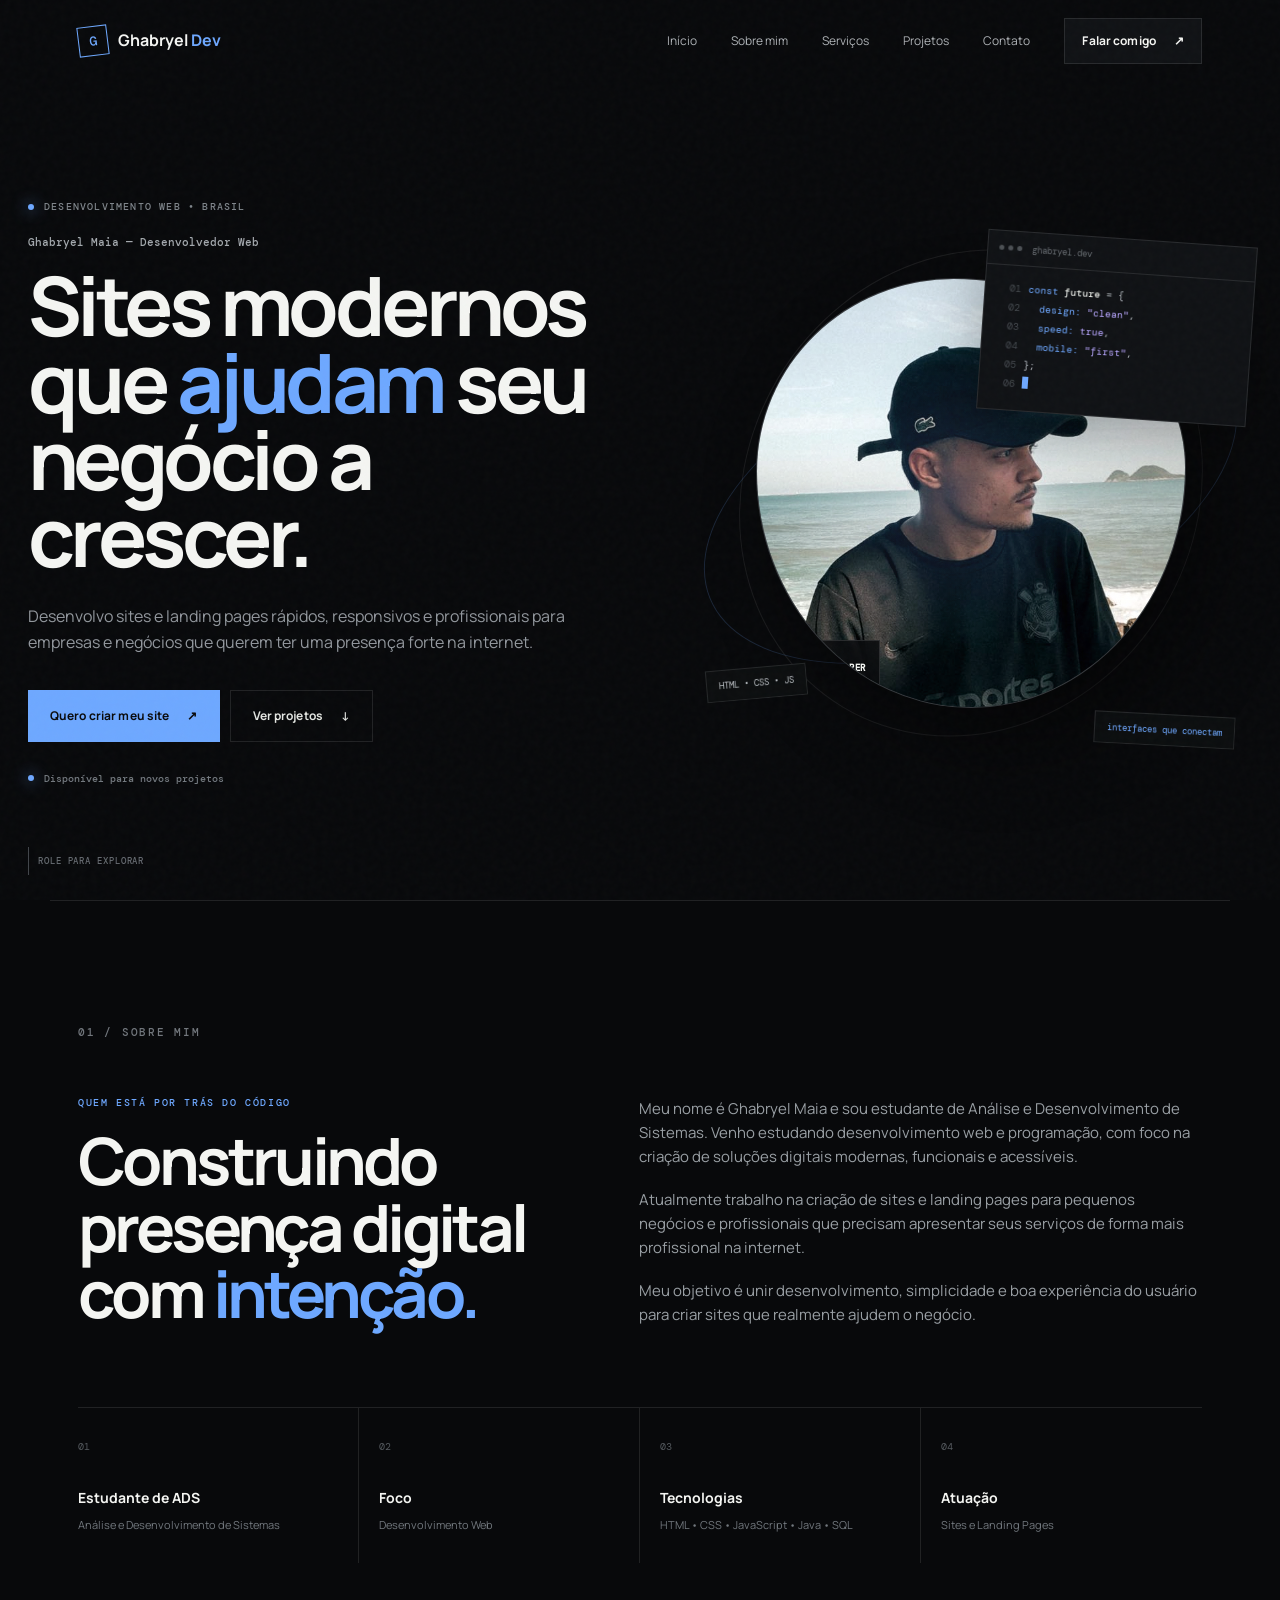
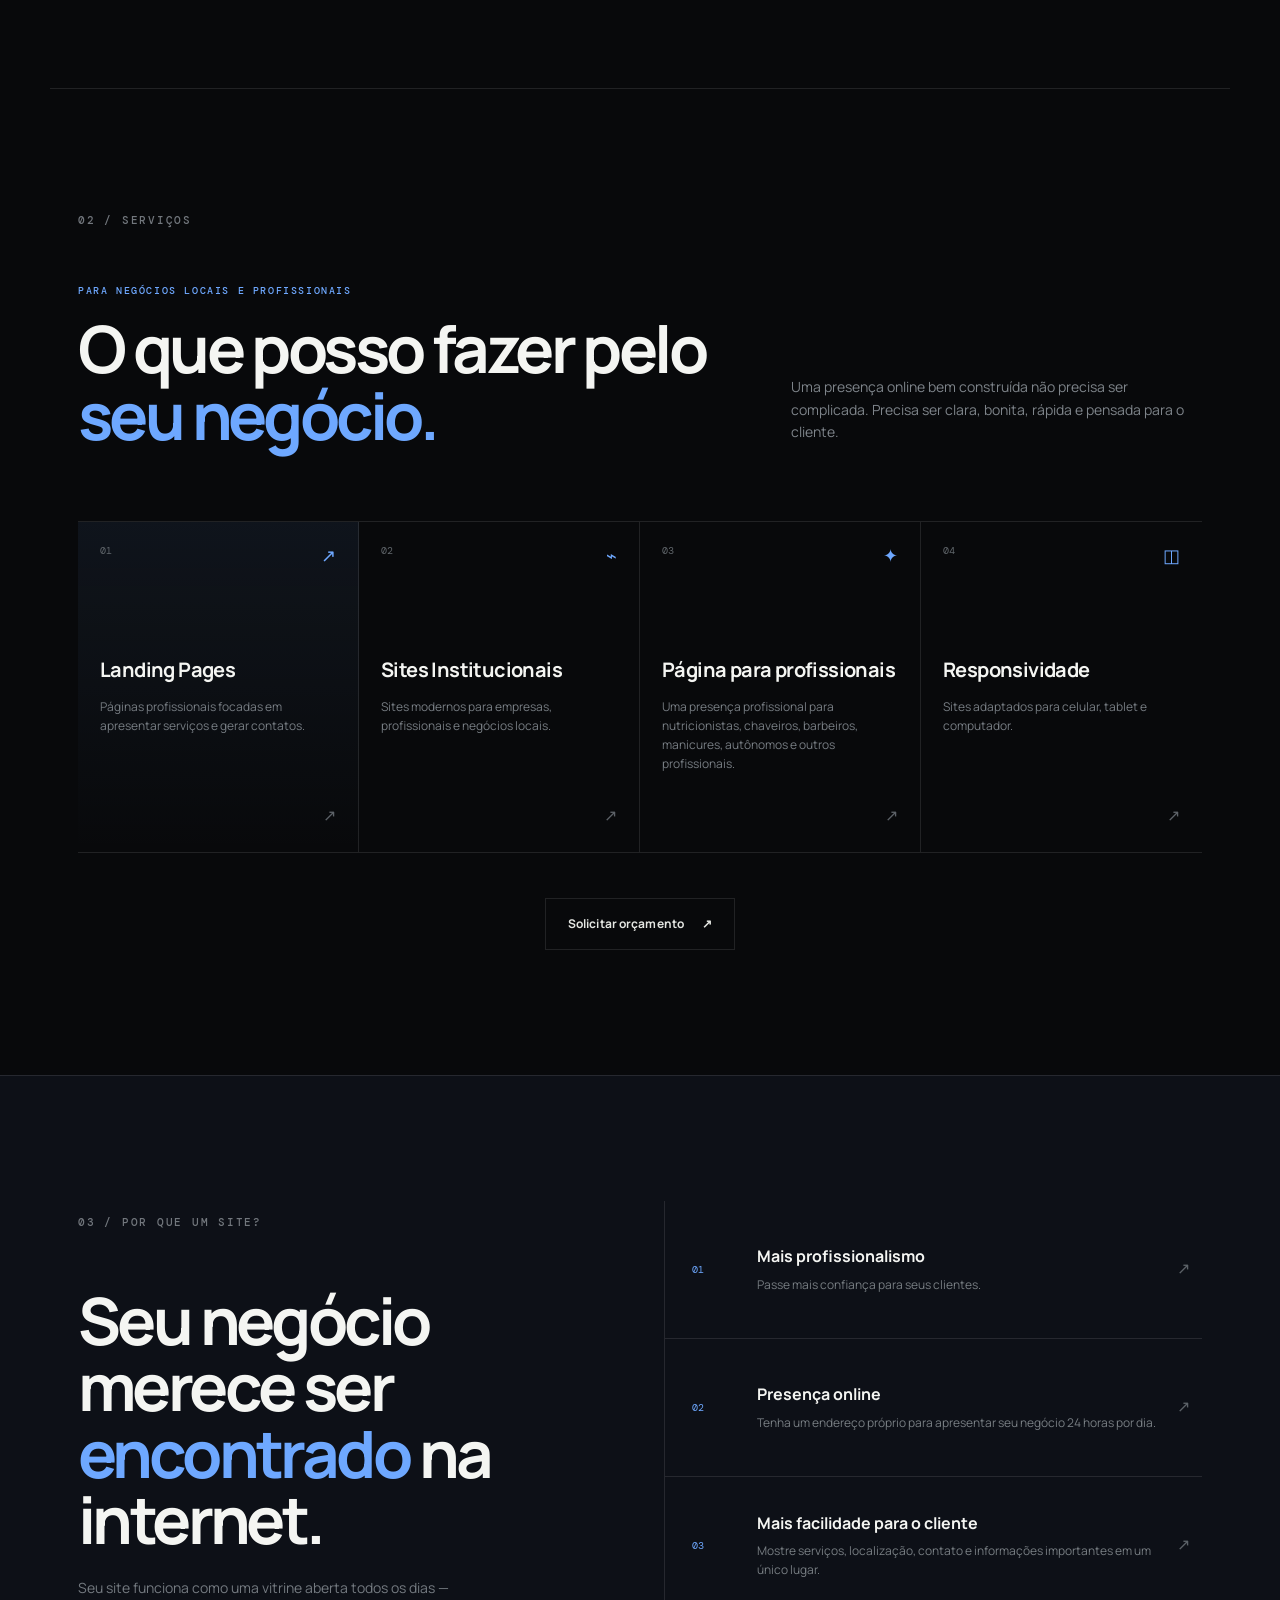
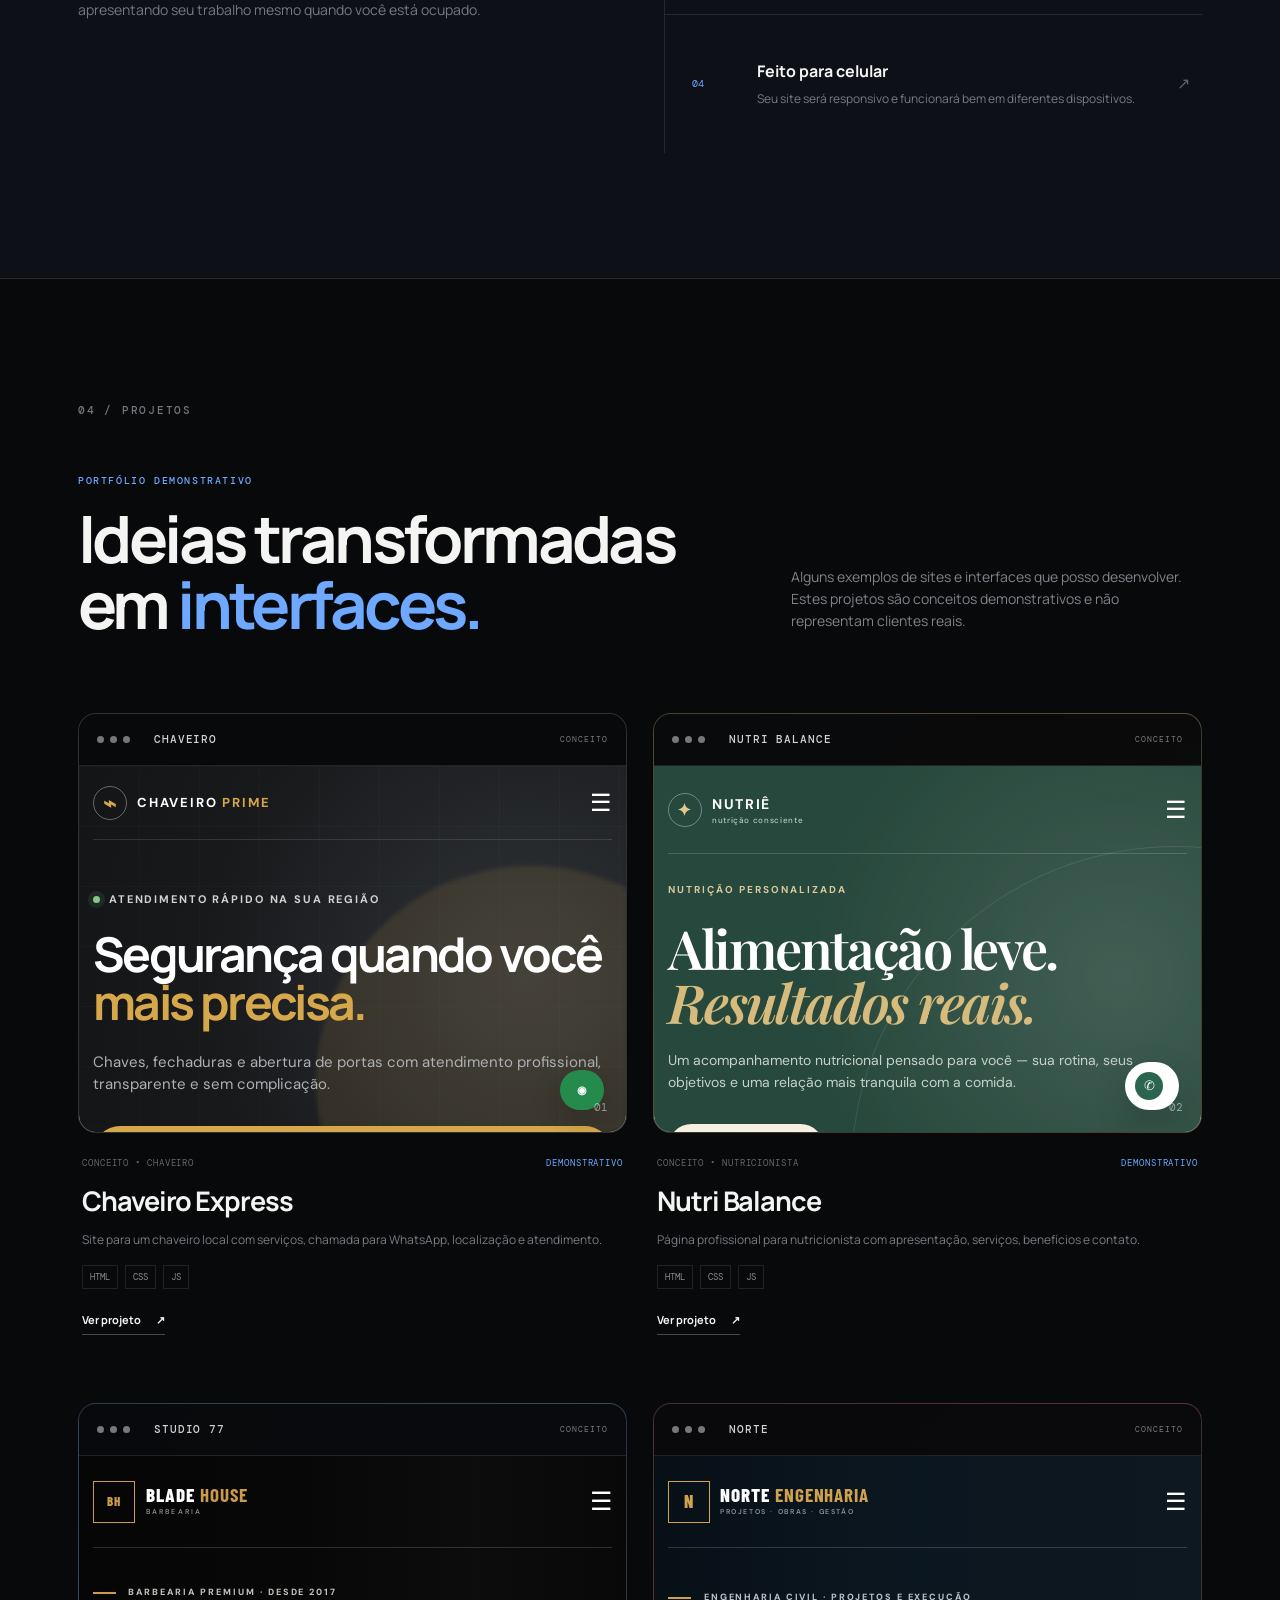
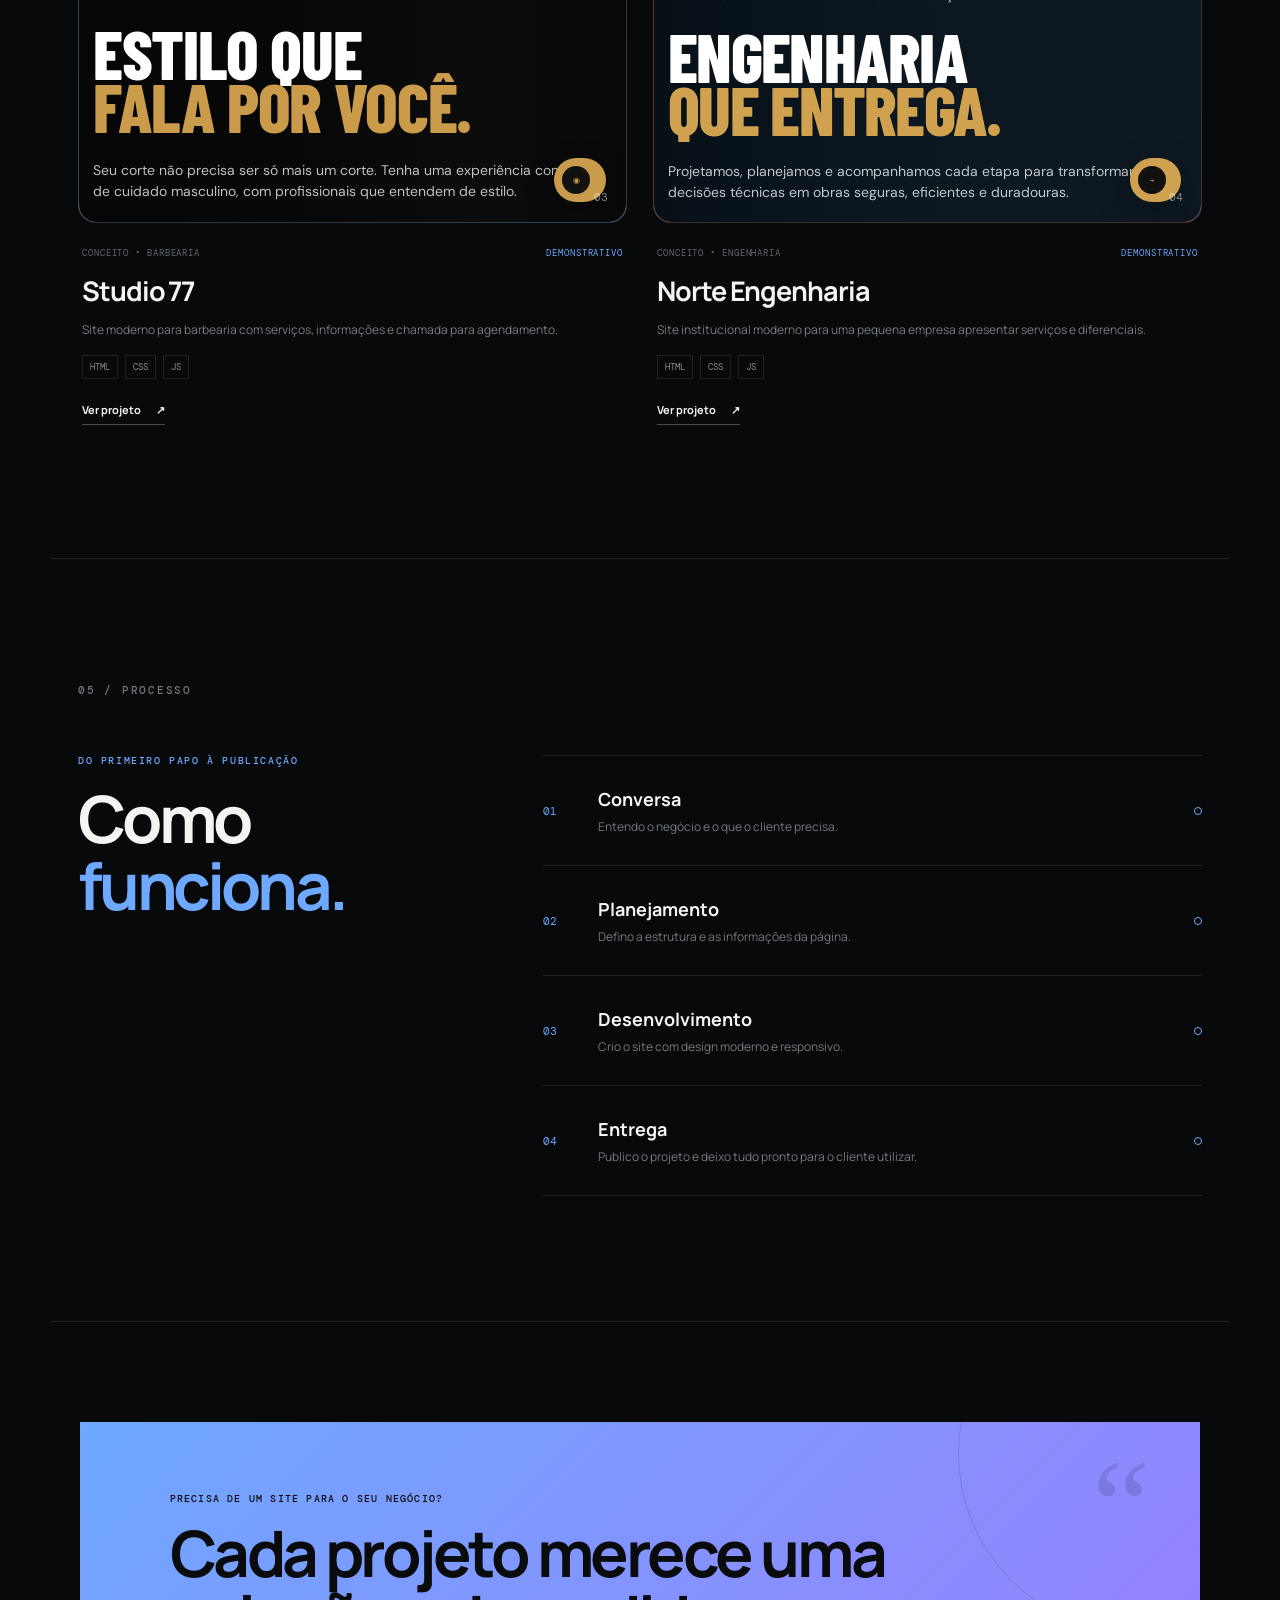
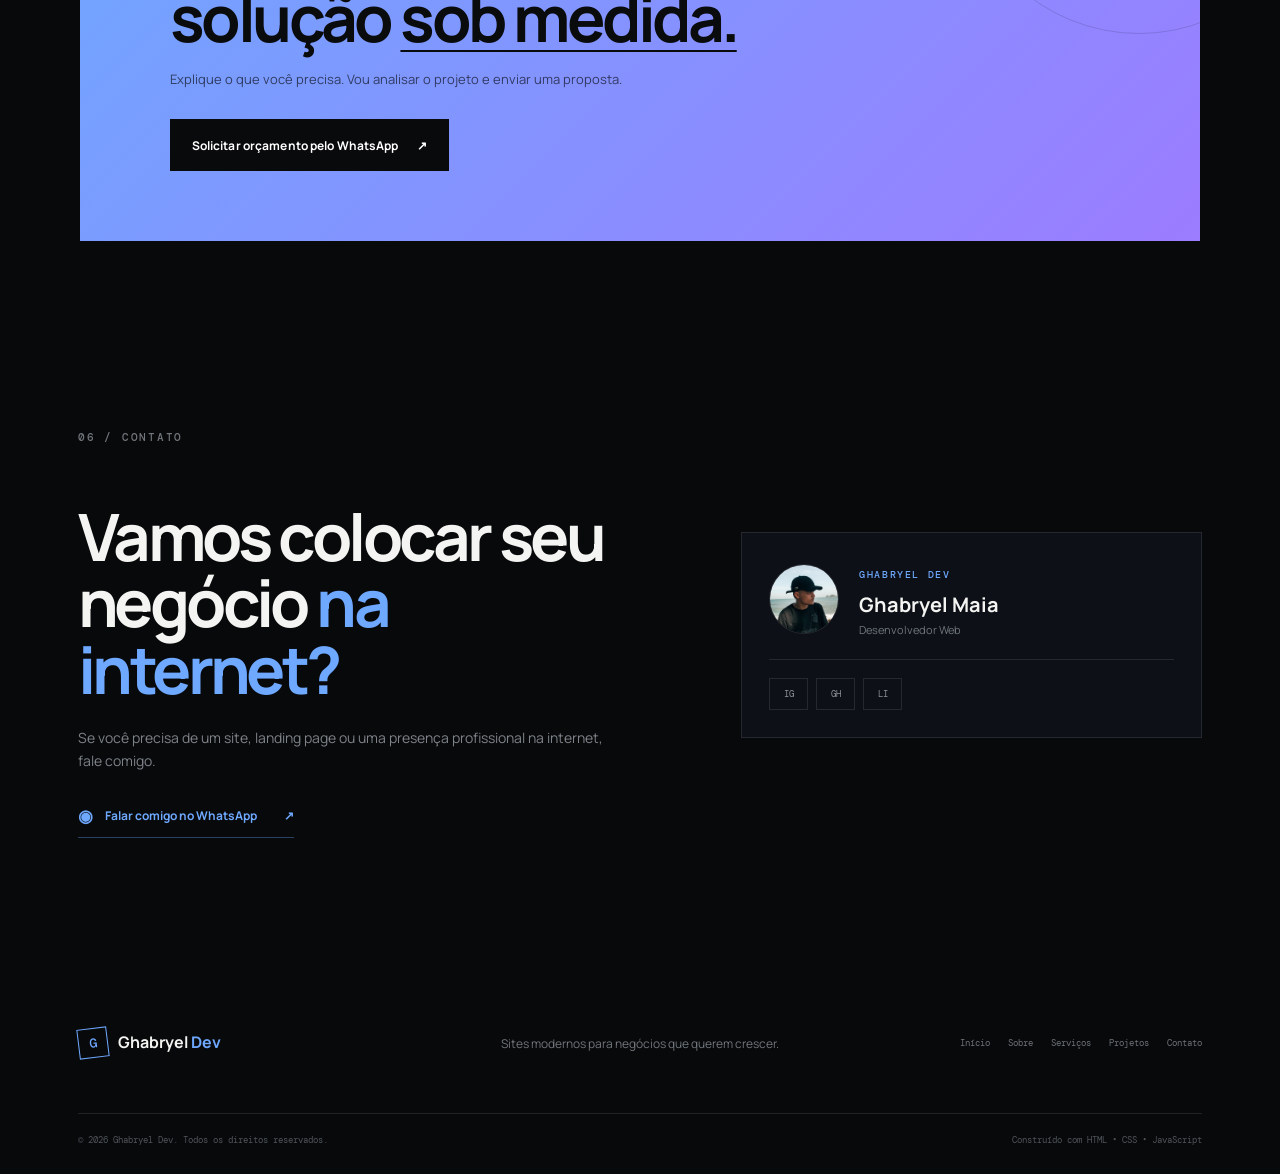
<file: index.html>
<!doctype html>
<html lang="pt-BR">
<head>
  <meta charset="utf-8">
  <meta name="viewport" content="width=device-width, initial-scale=1">
  <title>Ghabryel Dev | Sites e Landing Pages</title>
  <meta name="description" content="Ghabryel Maia — desenvolvedor web. Criação de sites e landing pages modernos, rápidos e responsivos para empresas e negócios locais.">
  <meta name="theme-color" content="#08090b">
  <meta property="og:title" content="Ghabryel Dev | Sites e Landing Pages">
  <meta property="og:description" content="Sites modernos e landing pages para negócios que querem crescer na internet.">
  <meta property="og:type" content="website">
  <meta property="og:image" content="assets/ghabryel-maia.png">
  <link rel="icon" href="assets/favicon.svg" type="image/svg+xml">
  <link rel="preconnect" href="https://fonts.googleapis.com">
  <link rel="preconnect" href="https://fonts.gstatic.com" crossorigin>
  <link href="https://fonts.googleapis.com/css2?family=DM+Mono:wght@400;500&family=Manrope:wght@400;500;600;700;800&display=swap" rel="stylesheet">
  <link rel="stylesheet" href="styles.css">
</head>
<body>
  <div class="noise" aria-hidden="true"></div>

  <header id="site-header" class="site-header"></header>

  <main>
    <section id="inicio" class="hero section">
      <div class="hero-grid">
        <div class="hero-copy reveal">
          <div class="eyebrow"><span></span> DESENVOLVIMENTO WEB • BRASIL</div>
          <p class="hero-kicker">Ghabryel Maia — Desenvolvedor Web</p>
          <h1>Sites modernos que <em>ajudam</em> seu negócio a crescer.</h1>
          <p class="hero-text">Desenvolvo sites e landing pages rápidos, responsivos e profissionais para empresas e negócios que querem ter uma presença forte na internet.</p>
          <div class="hero-actions">
            <a class="btn btn-primary js-whatsapp" href="#" aria-label="Falar com Ghabryel pelo WhatsApp">
              Quero criar meu site <span>↗</span>
            </a>
            <a class="btn btn-ghost" href="#projetos">Ver projetos <span>↓</span></a>
          </div>
          <div class="hero-proof">
            <span class="status-dot"></span>
            <span>Disponível para novos projetos</span>
          </div>
        </div>

        <div class="hero-visual reveal delay-1" aria-label="Apresentação visual do desenvolvedor">
          <div class="visual-orbit orbit-a"></div>
          <div class="visual-orbit orbit-b"></div>
          <div class="code-card">
            <div class="window-bar">
              <div class="window-dots"><i></i><i></i><i></i></div>
              <span>ghabryel.dev</span>
            </div>
            <div class="code-body">
              <span class="line muted">01</span><span class="code-text"><b>const</b> <strong>future</strong> = {</span>
              <span class="line muted">02</span><span class="code-text indent"><b>design:</b> <i>"clean"</i>,</span>
              <span class="line muted">03</span><span class="code-text indent"><b>speed:</b> <i>true</i>,</span>
              <span class="line muted">04</span><span class="code-text indent"><b>mobile:</b> <i>"first"</i>,</span>
              <span class="line muted">05</span><span class="code-text">};</span>
              <span class="line muted">06</span><span class="code-text"><span class="cursor"></span></span>
            </div>
          </div>
          <div class="portrait-frame">
            <div class="portrait-glow"></div>
            <img src="assets/ghabryel-maia.png" alt="Ghabryel Maia à beira-mar usando boné preto" width="640" height="640" fetchpriority="high">
            <div class="portrait-tag"><span>01</span><b>WEB<br>DEVELOPER</b></div>
          </div>
          <div class="floating-pill pill-top">HTML <span>•</span> CSS <span>•</span> JS</div>
          <div class="floating-pill pill-bottom">interfaces que conectam</div>
        </div>
      </div>
      <div class="scroll-hint"><span></span> role para explorar</div>
    </section>

    <section id="sobre" class="section about-section">
      <div class="section-label reveal">01 / SOBRE MIM</div>
      <div class="about-grid">
        <div class="section-heading reveal">
          <p class="mini-label">QUEM ESTÁ POR TRÁS DO CÓDIGO</p>
          <h2>Construindo presença digital com <em>intenção.</em></h2>
        </div>
        <div class="about-copy reveal delay-1">
          <p>Meu nome é Ghabryel Maia e sou estudante de Análise e Desenvolvimento de Sistemas. Venho estudando desenvolvimento web e programação, com foco na criação de soluções digitais modernas, funcionais e acessíveis.</p>
          <p>Atualmente trabalho na criação de sites e landing pages para pequenos negócios e profissionais que precisam apresentar seus serviços de forma mais profissional na internet.</p>
          <p>Meu objetivo é unir desenvolvimento, simplicidade e boa experiência do usuário para criar sites que realmente ajudem o negócio.</p>
        </div>
      </div>

      <div class="facts-grid reveal">
        <article class="fact-card"><span>01</span><h3>Estudante de ADS</h3><p>Análise e Desenvolvimento de Sistemas</p></article>
        <article class="fact-card"><span>02</span><h3>Foco</h3><p>Desenvolvimento Web</p></article>
        <article class="fact-card"><span>03</span><h3>Tecnologias</h3><p>HTML • CSS • JavaScript • Java • SQL</p></article>
        <article class="fact-card"><span>04</span><h3>Atuação</h3><p>Sites e Landing Pages</p></article>
      </div>
    </section>

    <section id="servicos" class="section services-section">
      <div class="section-label reveal">02 / SERVIÇOS</div>
      <div class="services-top">
        <div class="section-heading reveal">
          <p class="mini-label">PARA NEGÓCIOS LOCAIS E PROFISSIONAIS</p>
          <h2>O que posso fazer pelo <em>seu negócio.</em></h2>
        </div>
        <p class="section-intro reveal delay-1">Uma presença online bem construída não precisa ser complicada. Precisa ser clara, bonita, rápida e pensada para o cliente.</p>
      </div>
      <div id="services-grid" class="services-grid"></div>
      <div class="center-action reveal">
        <a class="btn btn-outline js-whatsapp" href="#">Solicitar orçamento <span>↗</span></a>
      </div>
    </section>

    <section class="section benefit-section">
      <div class="benefit-layout">
        <div class="benefit-title reveal">
          <div class="section-label">03 / POR QUE UM SITE?</div>
          <h2>Seu negócio merece ser <em>encontrado</em> na internet.</h2>
          <p>Seu site funciona como uma vitrine aberta todos os dias — apresentando seu trabalho mesmo quando você está ocupado.</p>
        </div>
        <div id="benefits-grid" class="benefits-grid"></div>
      </div>
    </section>

    <section id="projetos" class="section projects-section">
      <div class="section-label reveal">04 / PROJETOS</div>
      <div class="projects-top">
        <div class="section-heading reveal">
          <p class="mini-label">PORTFÓLIO DEMONSTRATIVO</p>
          <h2>Ideias transformadas em <em>interfaces.</em></h2>
        </div>
        <p class="section-intro reveal delay-1">Alguns exemplos de sites e interfaces que posso desenvolver. Estes projetos são conceitos demonstrativos e não representam clientes reais.</p>
      </div>
      <div id="projects-grid" class="projects-grid"></div>
    </section>

    <section class="section process-section">
      <div class="section-label reveal">05 / PROCESSO</div>
      <div class="process-grid">
        <div class="process-heading reveal">
          <p class="mini-label">DO PRIMEIRO PAPO À PUBLICAÇÃO</p>
          <h2>Como <em>funciona.</em></h2>
        </div>
        <div id="process-list" class="process-list"></div>
      </div>
    </section>

    <section class="section quote-section">
      <div class="quote-card reveal">
        <span class="quote-mark">“</span>
        <p>Precisa de um site para o seu negócio?</p>
        <h2>Cada projeto merece uma solução <em>sob medida.</em></h2>
        <span class="quote-sub">Explique o que você precisa. Vou analisar o projeto e enviar uma proposta.</span>
        <a class="btn btn-primary js-whatsapp" href="#">Solicitar orçamento pelo WhatsApp <span>↗</span></a>
      </div>
    </section>

    <section id="contato" class="section contact-section">
      <div class="contact-grid">
        <div class="contact-copy reveal">
          <div class="section-label">06 / CONTATO</div>
          <h2>Vamos colocar seu negócio <em>na internet?</em></h2>
          <p>Se você precisa de um site, landing page ou uma presença profissional na internet, fale comigo.</p>
          <a class="contact-whatsapp js-whatsapp" href="#"><span class="wa-icon">◉</span> Falar comigo no WhatsApp <span>↗</span></a>
        </div>
        <div class="contact-card reveal delay-1">
          <div class="contact-avatar"><img src="assets/ghabryel-maia.png" alt="Ghabryel Maia" width="640" height="640" loading="lazy"></div>
          <div>
            <span class="mini-label">GHABRYEL DEV</span>
            <h3>Ghabryel Maia</h3>
            <p>Desenvolvedor Web</p>
          </div>
          <div class="socials">
            <a data-social="instagram" href="#" target="_blank" rel="noopener" aria-label="Instagram">IG</a>
            <a data-social="github" href="#" target="_blank" rel="noopener" aria-label="GitHub">GH</a>
            <a data-social="linkedin" href="#" target="_blank" rel="noopener" aria-label="LinkedIn">LI</a>
          </div>
        </div>
      </div>
    </section>
  </main>

  <footer id="site-footer" class="site-footer"></footer>
  <script src="script.js" defer></script>
</body>
</html>
</file>
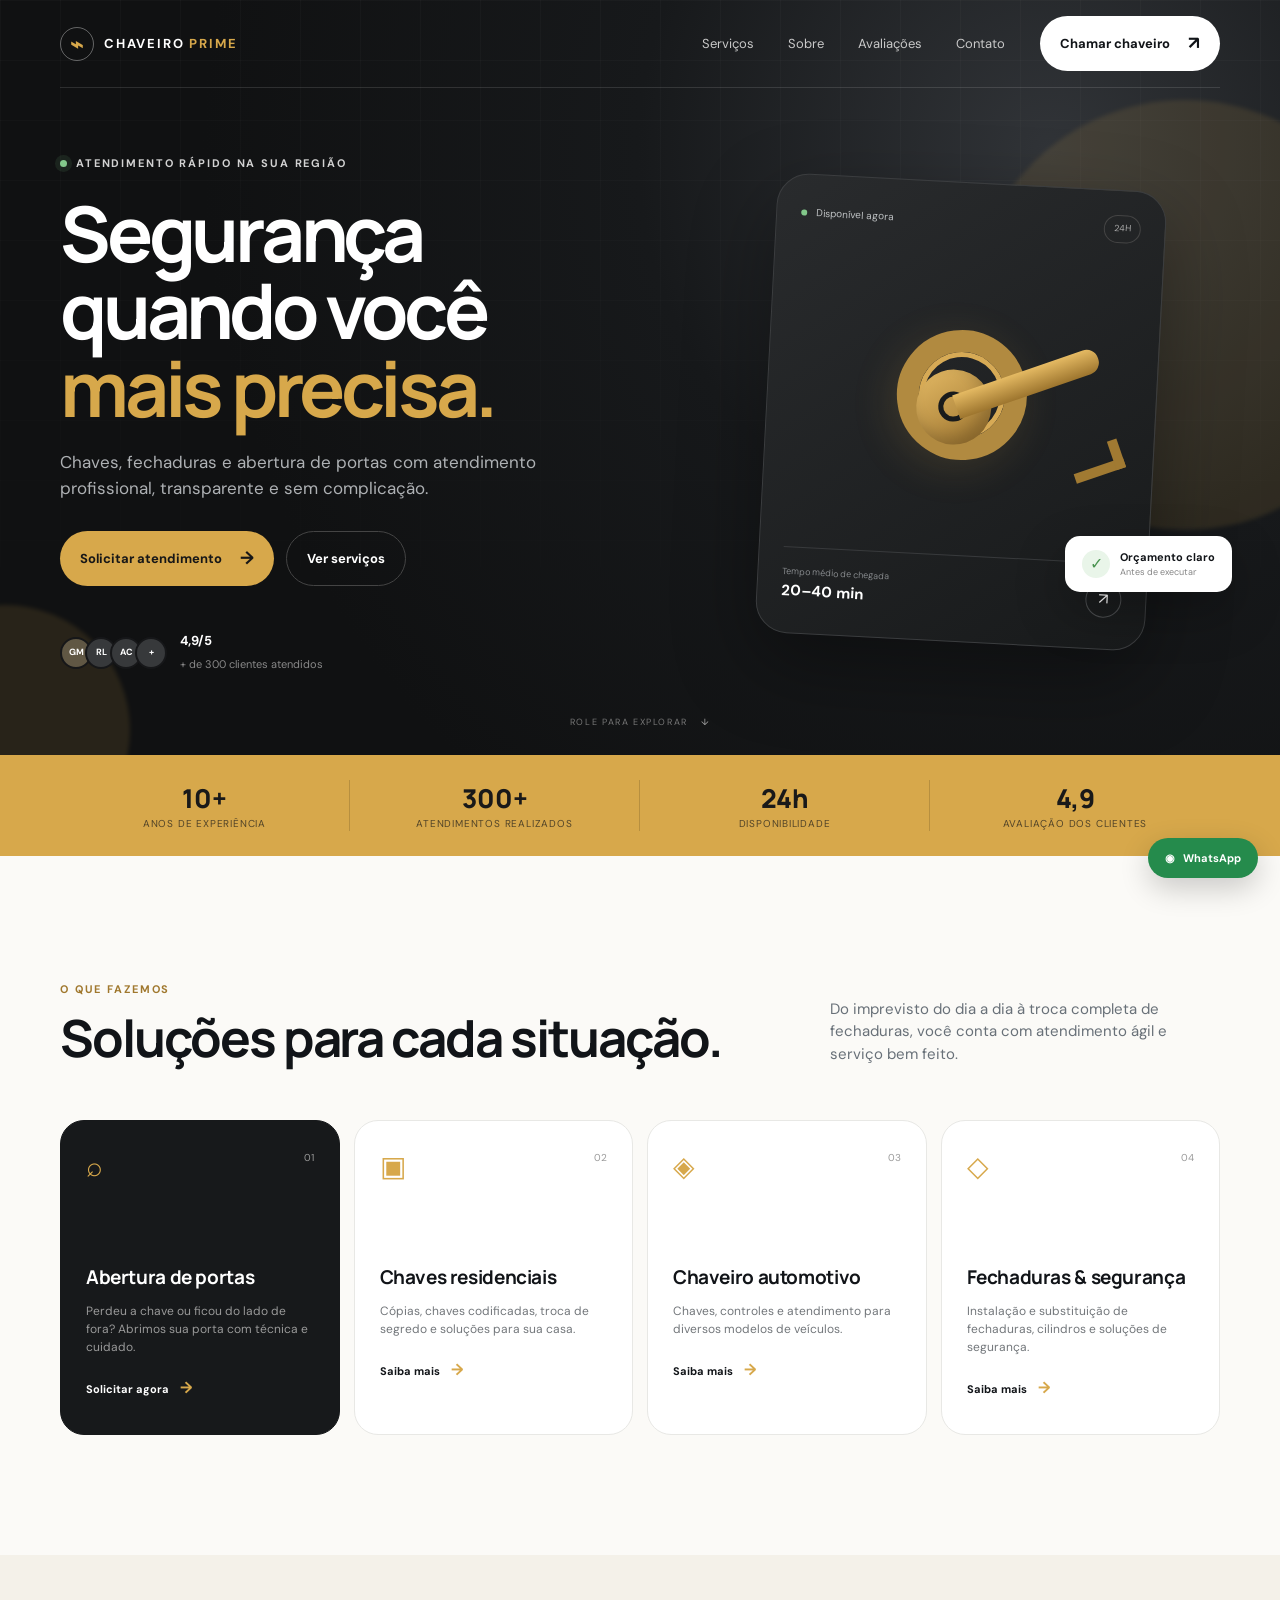
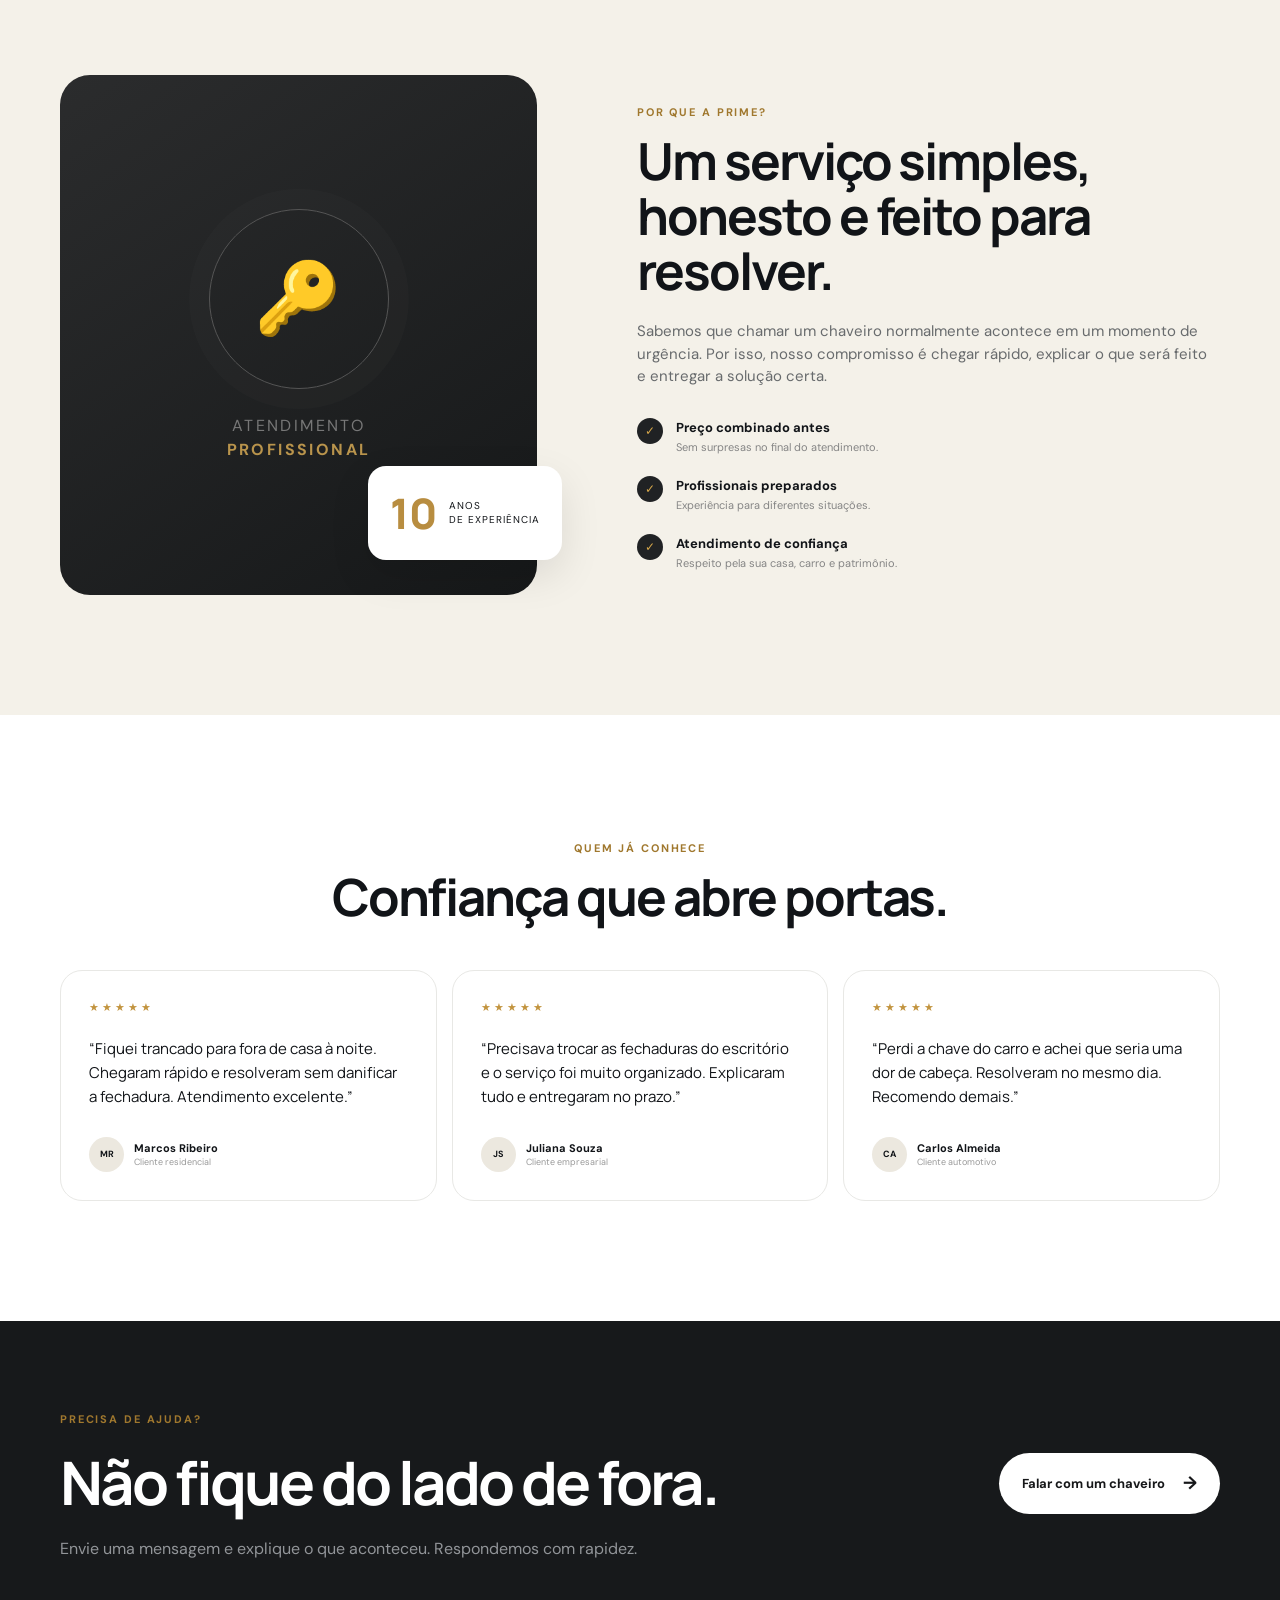
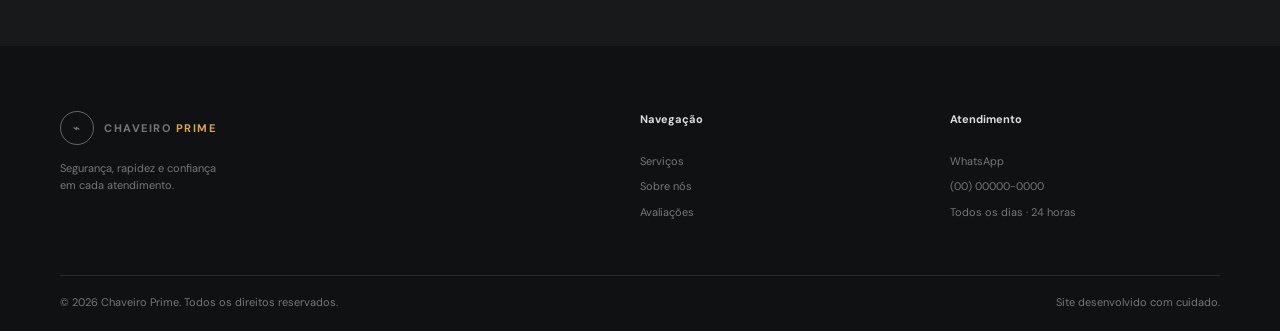
<file: projetos/chaveiro/index.html>
<!DOCTYPE html>
<html lang="pt-BR">
<head>
  <meta charset="UTF-8">
  <meta name="viewport" content="width=device-width, initial-scale=1.0">
  <meta name="description" content="Chaveiro Prime — atendimento rápido, seguro e profissional. Chaves, fechaduras, abertura de portas e serviços automotivos.">
  <title>Chaveiro Prime | Segurança e rapidez quando você precisa</title>
  <link rel="preconnect" href="https://fonts.googleapis.com">
  <link rel="preconnect" href="https://fonts.gstatic.com" crossorigin>
  <link href="https://fonts.googleapis.com/css2?family=DM+Sans:wght@400;500;600;700&family=Manrope:wght@600;700;800&display=swap" rel="stylesheet">
  <link rel="stylesheet" href="style.css">
</head>
<body>
  <header class="header" id="topo">
    <div class="container nav">
      <a class="brand" href="#topo" aria-label="Chaveiro Prime">
        <span class="brand-mark">⌁</span>
        <span>CHAVEIRO <strong>PRIME</strong></span>
      </a>
      <nav class="desktop-nav" aria-label="Navegação principal">
        <a href="#servicos">Serviços</a>
        <a href="#sobre">Sobre</a>
        <a href="#avaliacoes">Avaliações</a>
        <a href="#contato">Contato</a>
      </nav>
      <a class="nav-cta" data-whatsapp href="#">Chamar chaveiro <span>↗</span></a>
      <button class="menu-btn" aria-label="Abrir menu" aria-expanded="false">☰</button>
    </div>
    <div class="mobile-menu">
      <a href="#servicos">Serviços</a>
      <a href="#sobre">Sobre</a>
      <a href="#avaliacoes">Avaliações</a>
      <a href="#contato">Contato</a>
      <a class="mobile-cta" data-whatsapp href="#">Falar no WhatsApp</a>
    </div>
  </header>

  <main>
    <section class="hero">
      <div class="hero-glow glow-one"></div>
      <div class="hero-glow glow-two"></div>
      <div class="container hero-grid">
        <div class="hero-copy reveal">
          <div class="eyebrow"><span class="pulse"></span> Atendimento rápido na sua região</div>
          <h1>Segurança quando você <em>mais precisa.</em></h1>
          <p>Chaves, fechaduras e abertura de portas com atendimento profissional, transparente e sem complicação.</p>
          <div class="hero-actions">
            <a class="btn btn-primary" data-whatsapp href="#">Solicitar atendimento <span>→</span></a>
            <a class="btn btn-ghost" href="#servicos">Ver serviços</a>
          </div>
          <div class="trust-row">
            <div class="avatars"><span>GM</span><span>RL</span><span>AC</span><span>+</span></div>
            <div><strong>4,9/5</strong><small>+ de 300 clientes atendidos</small></div>
          </div>
        </div>

        <div class="hero-visual reveal delay">
          <div class="visual-card">
            <div class="visual-top">
              <span class="status"><i></i> Disponível agora</span>
              <span class="mini-tag">24H</span>
            </div>
            <div class="key-art">
              <div class="ring"></div>
              <div class="key-head"></div>
              <div class="key-shaft"></div>
              <div class="key-teeth"></div>
            </div>
            <div class="visual-bottom">
              <div><small>Tempo médio de chegada</small><strong>20–40 min</strong></div>
              <span class="arrow-circle">↗</span>
            </div>
          </div>
          <div class="floating-card">
            <span class="check">✓</span>
            <div><strong>Orçamento claro</strong><small>Antes de executar</small></div>
          </div>
        </div>
      </div>
      <div class="scroll-note">ROLE PARA EXPLORAR <span>↓</span></div>
    </section>

    <section class="stats">
      <div class="container stats-grid">
        <div><strong>10+</strong><span>anos de experiência</span></div>
        <div><strong>300+</strong><span>atendimentos realizados</span></div>
        <div><strong>24h</strong><span>disponibilidade</span></div>
        <div><strong>4,9</strong><span>avaliação dos clientes</span></div>
      </div>
    </section>

    <section class="section services" id="servicos">
      <div class="container">
        <div class="section-head reveal">
          <div><span class="section-kicker">O QUE FAZEMOS</span><h2>Soluções para cada situação.</h2></div>
          <p>Do imprevisto do dia a dia à troca completa de fechaduras, você conta com atendimento ágil e serviço bem feito.</p>
        </div>
        <div class="service-grid">
          <article class="service-card featured reveal">
            <span class="service-icon">⌕</span>
            <span class="service-number">01</span>
            <h3>Abertura de portas</h3>
            <p>Perdeu a chave ou ficou do lado de fora? Abrimos sua porta com técnica e cuidado.</p>
            <a data-whatsapp href="#">Solicitar agora <span>→</span></a>
          </article>
          <article class="service-card reveal">
            <span class="service-icon">▣</span>
            <span class="service-number">02</span>
            <h3>Chaves residenciais</h3>
            <p>Cópias, chaves codificadas, troca de segredo e soluções para sua casa.</p>
            <a data-whatsapp href="#">Saiba mais <span>→</span></a>
          </article>
          <article class="service-card reveal">
            <span class="service-icon">◈</span>
            <span class="service-number">03</span>
            <h3>Chaveiro automotivo</h3>
            <p>Chaves, controles e atendimento para diversos modelos de veículos.</p>
            <a data-whatsapp href="#">Saiba mais <span>→</span></a>
          </article>
          <article class="service-card reveal">
            <span class="service-icon">◇</span>
            <span class="service-number">04</span>
            <h3>Fechaduras & segurança</h3>
            <p>Instalação e substituição de fechaduras, cilindros e soluções de segurança.</p>
            <a data-whatsapp href="#">Saiba mais <span>→</span></a>
          </article>
        </div>
      </div>
    </section>

    <section class="section about" id="sobre">
      <div class="container about-grid">
        <div class="about-visual reveal">
          <div class="portrait-placeholder">
            <div class="portrait-circle">🔑</div>
            <span>ATENDIMENTO<br><strong>PROFISSIONAL</strong></span>
          </div>
          <div class="experience-card"><strong>10</strong><span>anos<br>de experiência</span></div>
        </div>
        <div class="about-copy reveal">
          <span class="section-kicker">POR QUE A PRIME?</span>
          <h2>Um serviço simples, honesto e feito para resolver.</h2>
          <p>Sabemos que chamar um chaveiro normalmente acontece em um momento de urgência. Por isso, nosso compromisso é chegar rápido, explicar o que será feito e entregar a solução certa.</p>
          <div class="checks">
            <div><span>✓</span><div><strong>Preço combinado antes</strong><small>Sem surpresas no final do atendimento.</small></div></div>
            <div><span>✓</span><div><strong>Profissionais preparados</strong><small>Experiência para diferentes situações.</small></div></div>
            <div><span>✓</span><div><strong>Atendimento de confiança</strong><small>Respeito pela sua casa, carro e patrimônio.</small></div></div>
          </div>
        </div>
      </div>
    </section>

    <section class="section testimonials" id="avaliacoes">
      <div class="container">
        <div class="section-head centered reveal">
          <span class="section-kicker">QUEM JÁ CONHECE</span>
          <h2>Confiança que abre portas.</h2>
        </div>
        <div class="testimonial-grid">
          <article class="testimonial reveal"><div class="stars">★★★★★</div><p>“Fiquei trancado para fora de casa à noite. Chegaram rápido e resolveram sem danificar a fechadura. Atendimento excelente.”</p><div class="person"><span>MR</span><div><strong>Marcos Ribeiro</strong><small>Cliente residencial</small></div></div></article>
          <article class="testimonial reveal"><div class="stars">★★★★★</div><p>“Precisava trocar as fechaduras do escritório e o serviço foi muito organizado. Explicaram tudo e entregaram no prazo.”</p><div class="person"><span>JS</span><div><strong>Juliana Souza</strong><small>Cliente empresarial</small></div></div></article>
          <article class="testimonial reveal"><div class="stars">★★★★★</div><p>“Perdi a chave do carro e achei que seria uma dor de cabeça. Resolveram no mesmo dia. Recomendo demais.”</p><div class="person"><span>CA</span><div><strong>Carlos Almeida</strong><small>Cliente automotivo</small></div></div></article>
        </div>
      </div>
    </section>

    <section class="cta-section" id="contato">
      <div class="container cta-inner reveal">
        <div><span class="section-kicker">PRECISA DE AJUDA?</span><h2>Não fique do lado de fora.</h2><p>Envie uma mensagem e explique o que aconteceu. Respondemos com rapidez.</p></div>
        <a class="btn btn-light" data-whatsapp href="#">Falar com um chaveiro <span>→</span></a>
      </div>
    </section>
  </main>

  <footer class="footer">
    <div class="container footer-top">
      <div><a class="brand footer-brand" href="#topo"><span class="brand-mark">⌁</span><span>CHAVEIRO <strong>PRIME</strong></span></a><p>Segurança, rapidez e confiança<br>em cada atendimento.</p></div>
      <div><h4>Navegação</h4><a href="#servicos">Serviços</a><a href="#sobre">Sobre nós</a><a href="#avaliacoes">Avaliações</a></div>
      <div><h4>Atendimento</h4><a data-whatsapp href="#">WhatsApp</a><a href="tel:+5500000000000">(00) 00000-0000</a><span>Todos os dias · 24 horas</span></div>
    </div>
    <div class="container footer-bottom"><span>© 2026 Chaveiro Prime. Todos os direitos reservados.</span><span>Site desenvolvido com cuidado.</span></div>
  </footer>

  <a class="whatsapp-float" data-whatsapp href="#" aria-label="Falar pelo WhatsApp">◉<span>WhatsApp</span></a>
  <script src="script.js"></script>
</body>
</html>
</file>
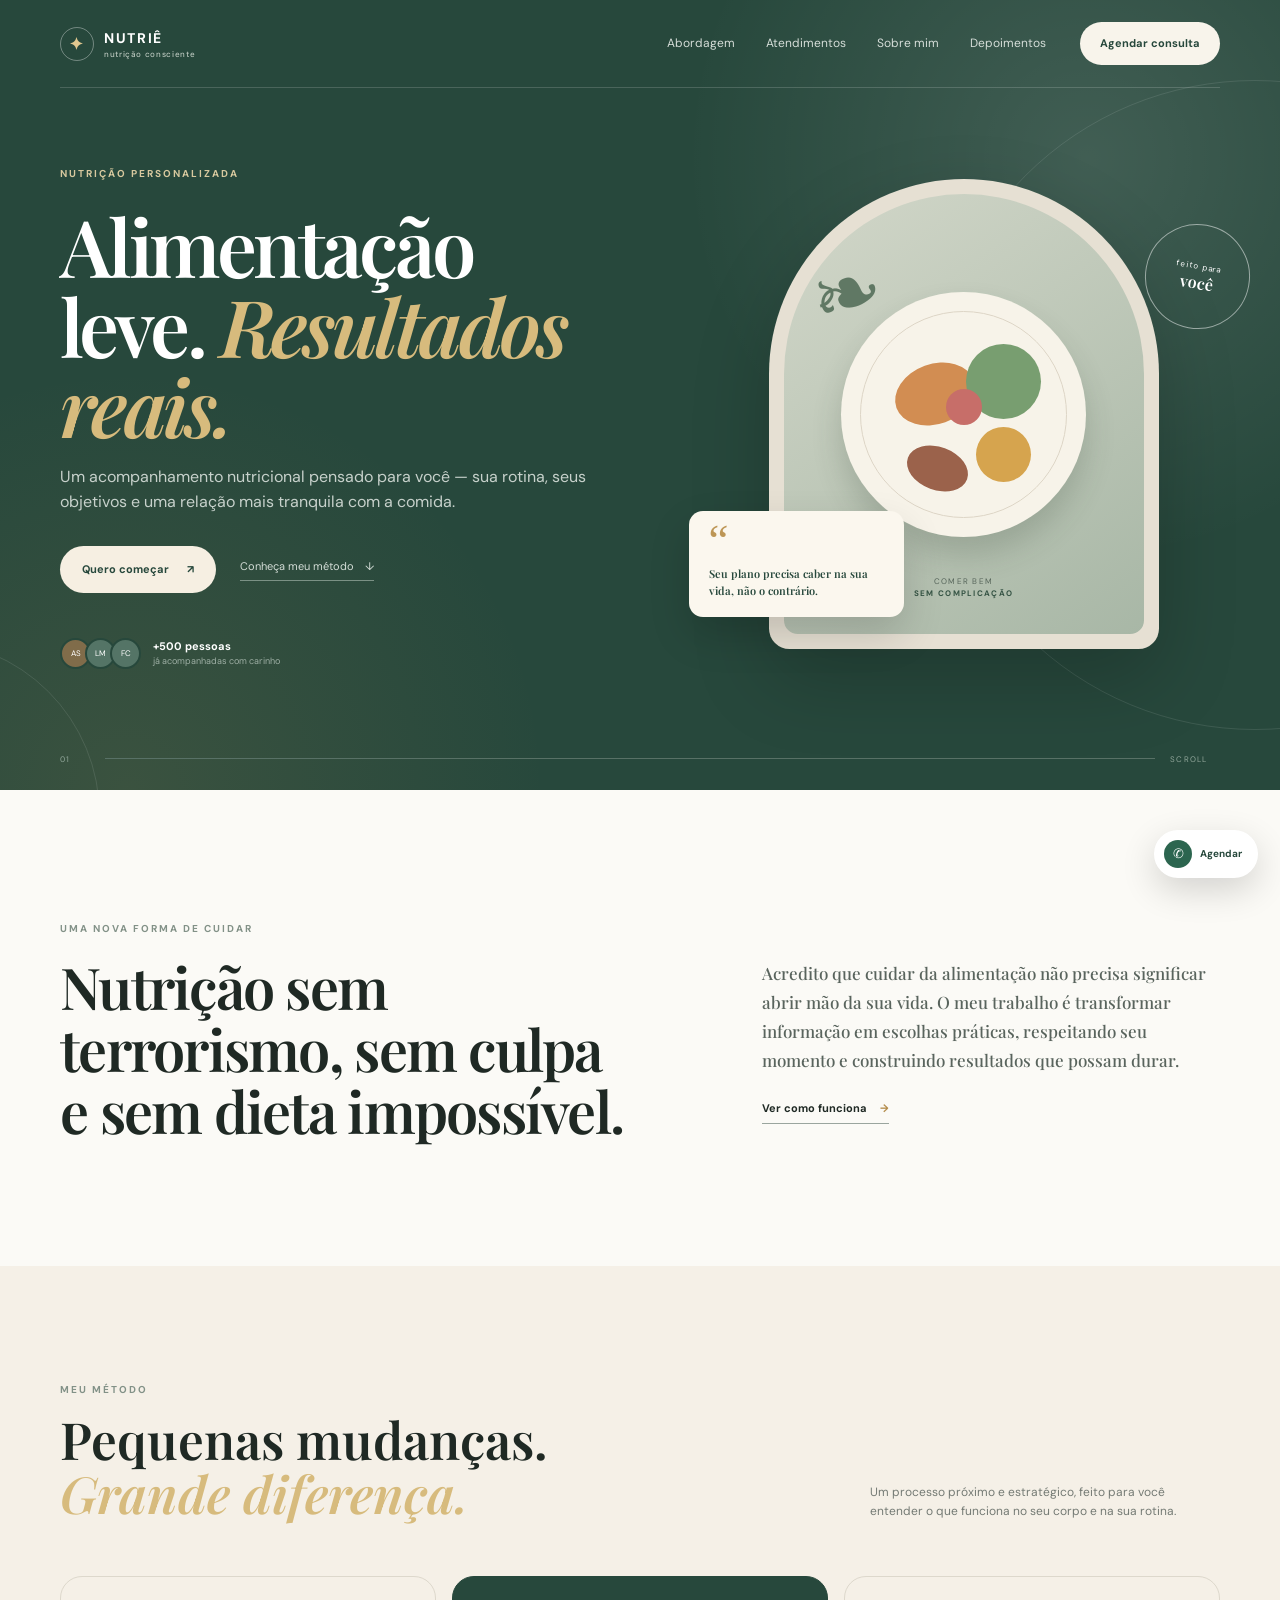
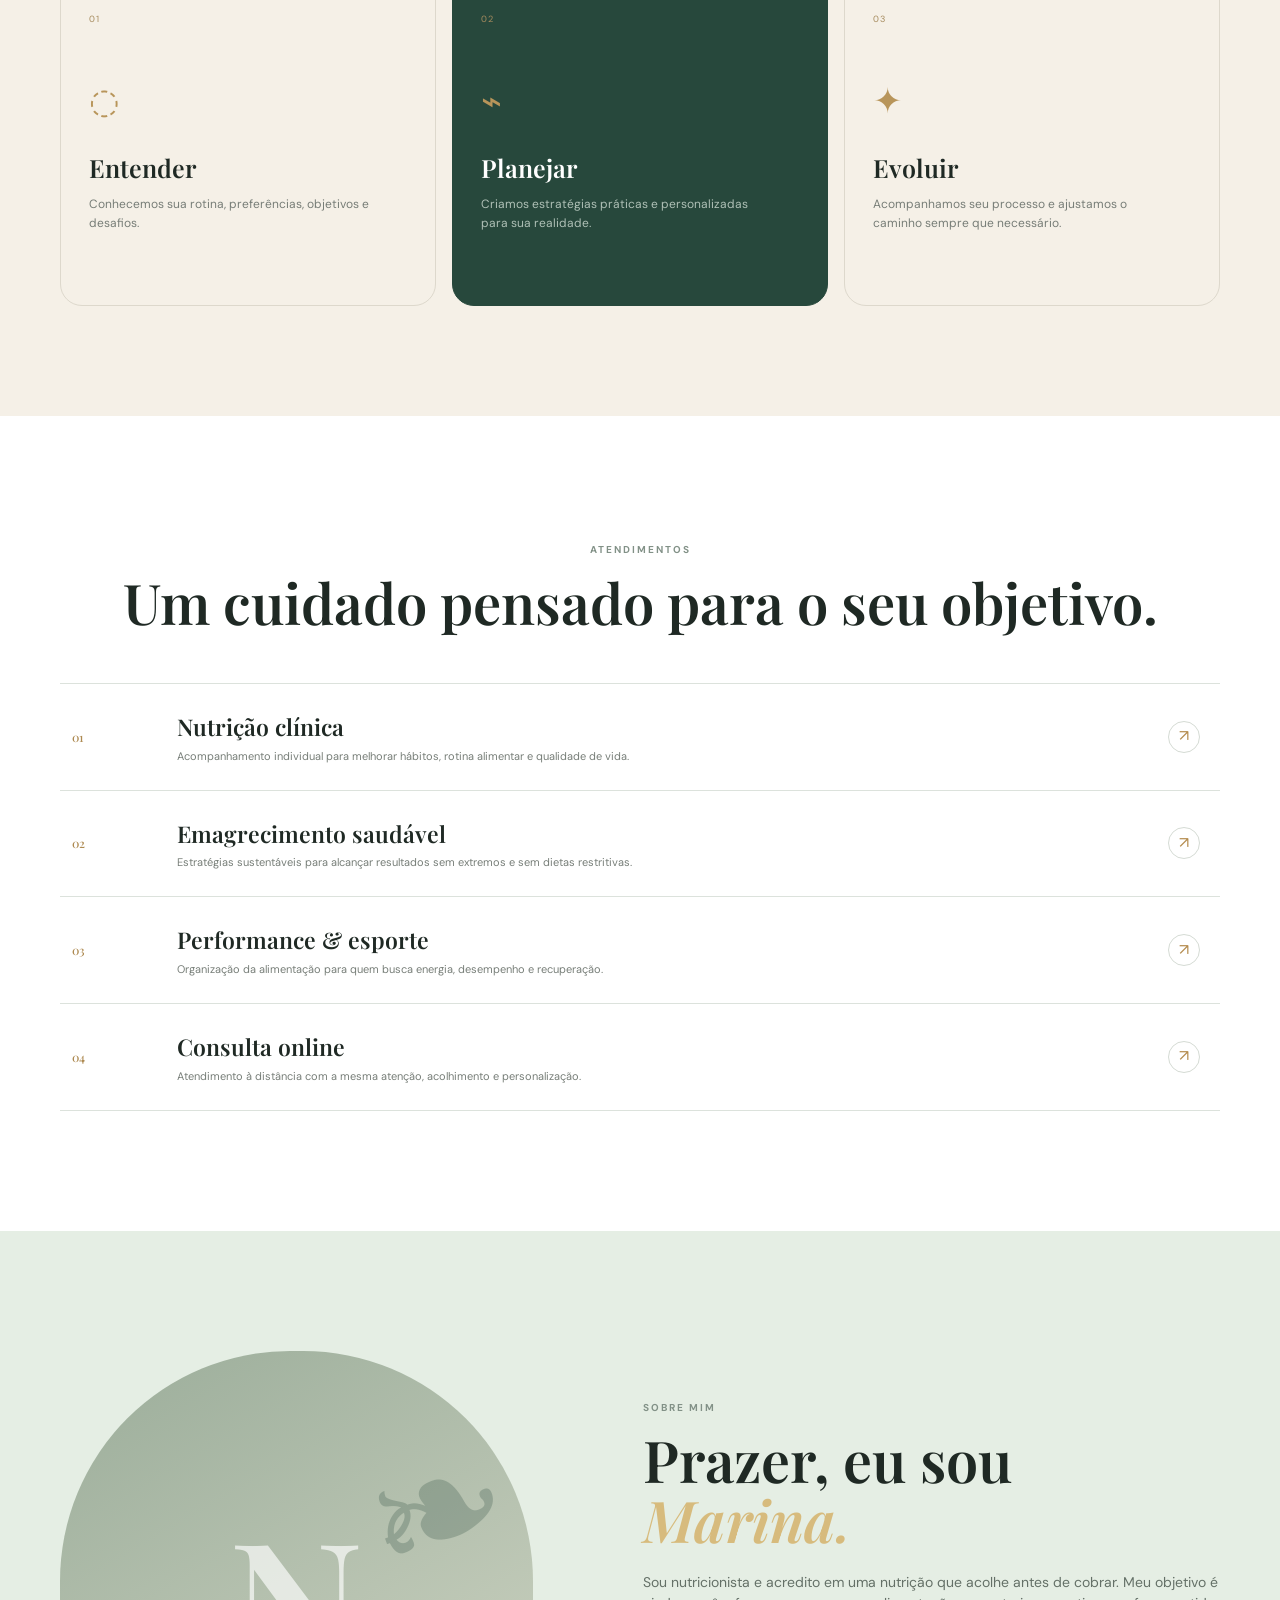
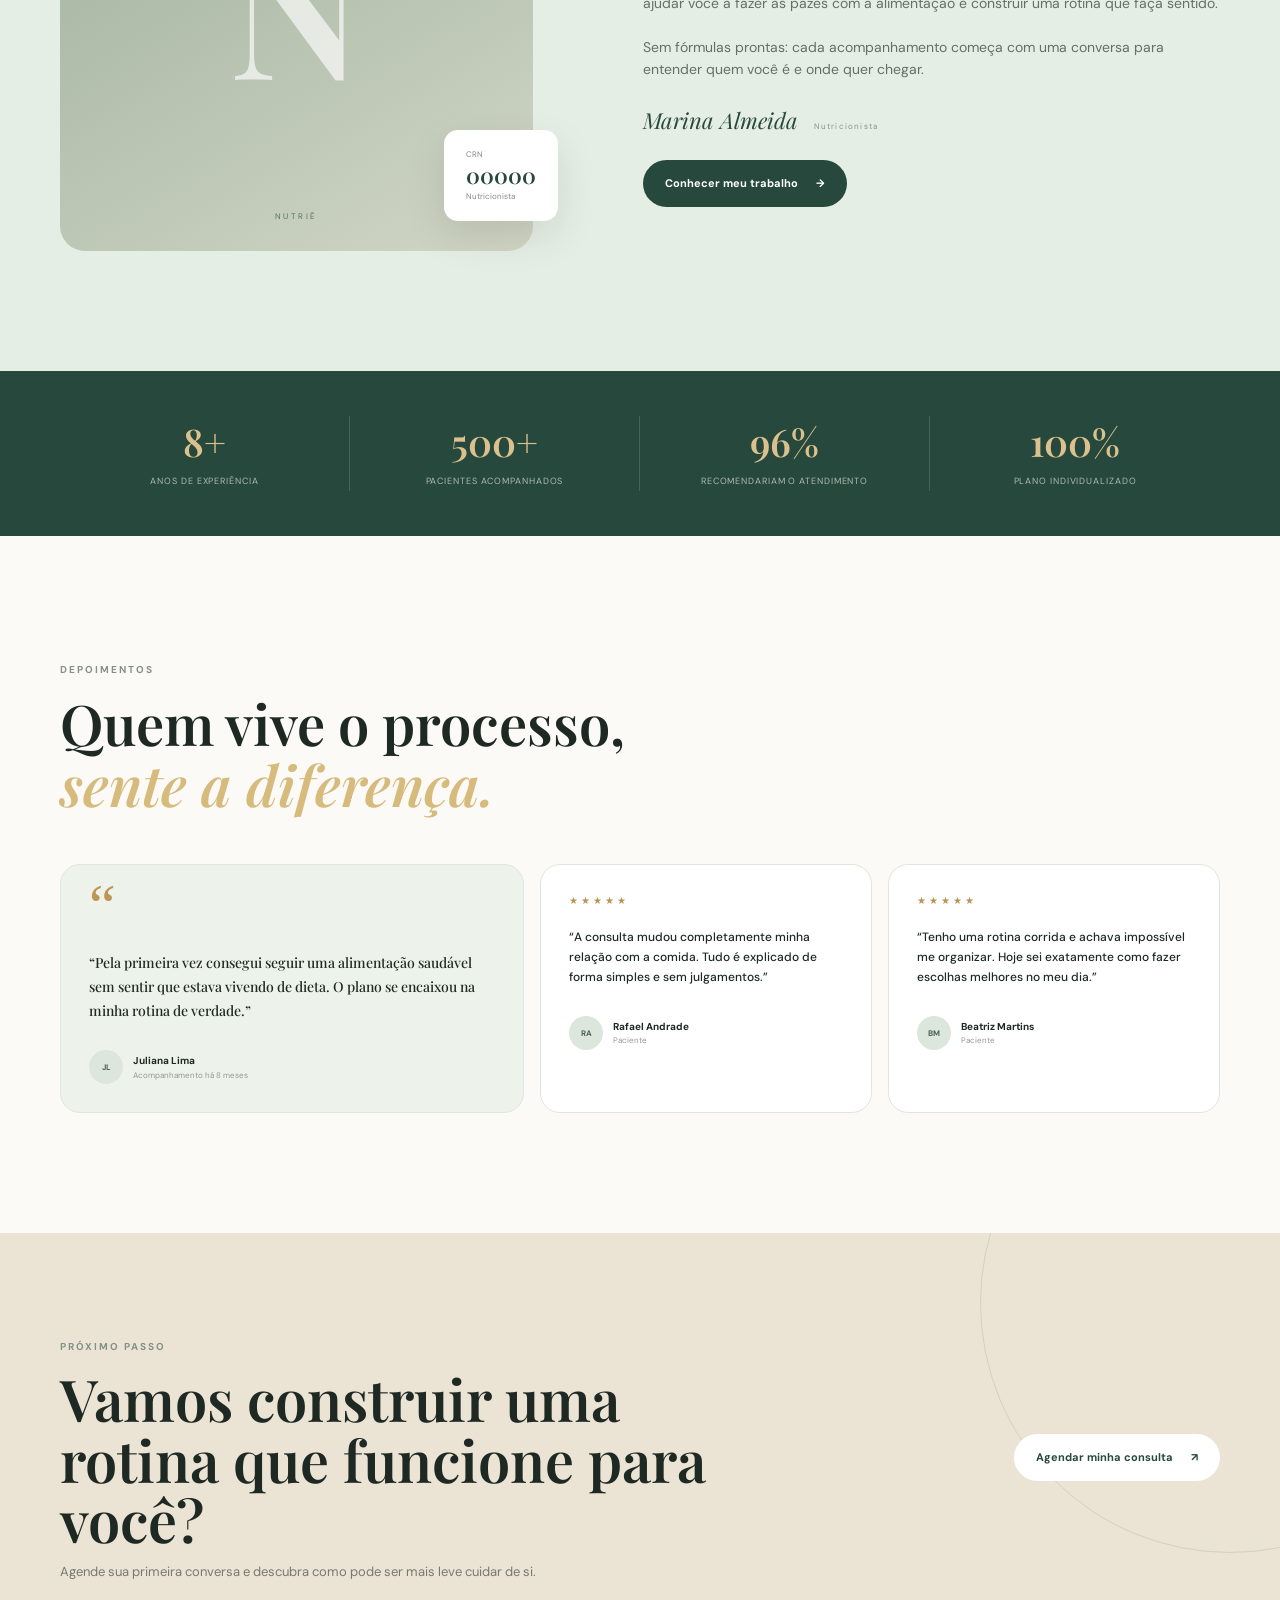
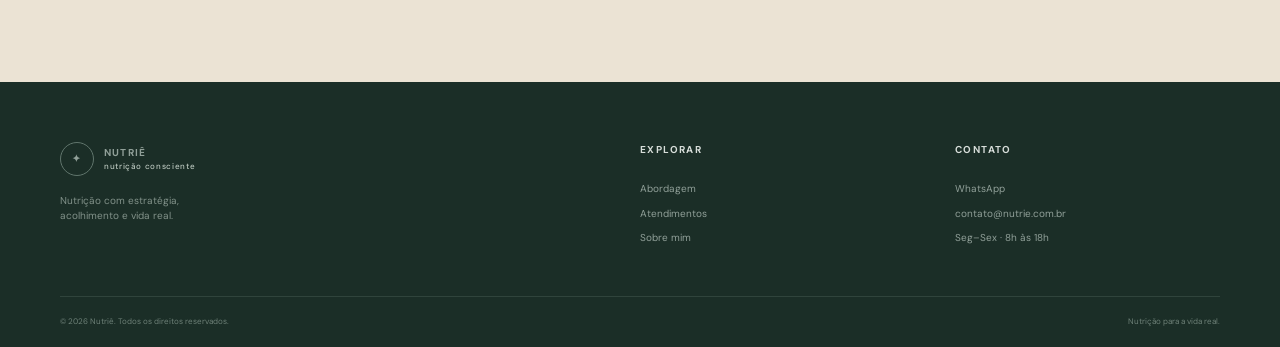
<file: projetos/nutricionista/index.html>
<!DOCTYPE html>
<html lang="pt-BR">
<head>
  <meta charset="UTF-8">
  <meta name="viewport" content="width=device-width, initial-scale=1.0">
  <meta name="description" content="Nutriê — acompanhamento nutricional personalizado para uma relação mais leve, prática e sustentável com a alimentação.">
  <title>Nutriê | Nutrição que cabe na sua vida</title>
  <link rel="preconnect" href="https://fonts.googleapis.com">
  <link rel="preconnect" href="https://fonts.gstatic.com" crossorigin>
  <link href="https://fonts.googleapis.com/css2?family=DM+Sans:wght@400;500;600;700&family=Playfair+Display:wght@500;600;700&display=swap" rel="stylesheet">
  <link rel="stylesheet" href="style.css">
</head>
<body>
  <header class="header">
    <div class="container nav">
      <a class="brand" href="#inicio">
        <span class="brand-leaf">✦</span>
        <span>NUTRIÊ <small>nutrição consciente</small></span>
      </a>
      <nav class="desktop-nav">
        <a href="#abordagem">Abordagem</a>
        <a href="#servicos">Atendimentos</a>
        <a href="#sobre">Sobre mim</a>
        <a href="#depoimentos">Depoimentos</a>
      </nav>
      <a class="nav-btn" data-whatsapp href="#">Agendar consulta</a>
      <button class="menu-btn" aria-label="Abrir menu" aria-expanded="false">☰</button>
    </div>
    <div class="mobile-menu">
      <a href="#abordagem">Abordagem</a>
      <a href="#servicos">Atendimentos</a>
      <a href="#sobre">Sobre mim</a>
      <a href="#depoimentos">Depoimentos</a>
      <a class="mobile-btn" data-whatsapp href="#">Agendar consulta</a>
    </div>
  </header>

  <main>
    <section class="hero" id="inicio">
      <div class="hero-shape shape-a"></div>
      <div class="hero-shape shape-b"></div>
      <div class="container hero-grid">
        <div class="hero-copy reveal">
          <span class="eyebrow">NUTRIÇÃO PERSONALIZADA</span>
          <h1>Alimentação leve. <em>Resultados reais.</em></h1>
          <p>Um acompanhamento nutricional pensado para você — sua rotina, seus objetivos e uma relação mais tranquila com a comida.</p>
          <div class="hero-actions">
            <a class="btn btn-primary" data-whatsapp href="#">Quero começar <span>↗</span></a>
            <a class="text-link" href="#abordagem">Conheça meu método <span>↓</span></a>
          </div>
          <div class="mini-proof">
            <div class="mini-avatars"><span>AS</span><span>LM</span><span>FC</span></div>
            <div><strong>+500 pessoas</strong><small>já acompanhadas com carinho</small></div>
          </div>
        </div>

        <div class="hero-art reveal delay">
          <div class="image-frame">
            <div class="image-placeholder">
              <div class="plant">❧</div>
              <div class="plate">
                <span class="food food-1"></span>
                <span class="food food-2"></span>
                <span class="food food-3"></span>
                <span class="food food-4"></span>
                <span class="food food-5"></span>
              </div>
              <span class="art-label">COMER BEM<br><strong>SEM COMPLICAÇÃO</strong></span>
            </div>
            <div class="quote-card">
              <span>“</span>
              <p>Seu plano precisa caber na sua vida, não o contrário.</p>
            </div>
          </div>
          <div class="round-stamp"><span>feito para<br><strong>você</strong></span></div>
        </div>
      </div>
      <div class="hero-bottom container"><span>01</span><div></div><span>SCROLL</span></div>
    </section>

    <section class="intro" id="abordagem">
      <div class="container intro-grid">
        <div class="intro-title reveal">
          <span class="section-kicker">UMA NOVA FORMA DE CUIDAR</span>
          <h2>Nutrição sem terrorismo, sem culpa e sem dieta impossível.</h2>
        </div>
        <div class="intro-copy reveal">
          <p>Acredito que cuidar da alimentação não precisa significar abrir mão da sua vida. O meu trabalho é transformar informação em escolhas práticas, respeitando seu momento e construindo resultados que possam durar.</p>
          <a class="under-link" href="#servicos">Ver como funciona <span>→</span></a>
        </div>
      </div>
    </section>

    <section class="method">
      <div class="container">
        <div class="method-head reveal">
          <div>
            <span class="section-kicker">MEU MÉTODO</span>
            <h2>Pequenas mudanças.<br><em>Grande diferença.</em></h2>
          </div>
          <p>Um processo próximo e estratégico, feito para você entender o que funciona no seu corpo e na sua rotina.</p>
        </div>
        <div class="steps">
          <article class="step reveal"><span>01</span><div class="step-icon">◌</div><h3>Entender</h3><p>Conhecemos sua rotina, preferências, objetivos e desafios.</p></article>
          <article class="step active reveal"><span>02</span><div class="step-icon">⌁</div><h3>Planejar</h3><p>Criamos estratégias práticas e personalizadas para sua realidade.</p></article>
          <article class="step reveal"><span>03</span><div class="step-icon">✦</div><h3>Evoluir</h3><p>Acompanhamos seu processo e ajustamos o caminho sempre que necessário.</p></article>
        </div>
      </div>
    </section>

    <section class="services" id="servicos">
      <div class="container">
        <div class="section-title centered reveal">
          <span class="section-kicker">ATENDIMENTOS</span>
          <h2>Um cuidado pensado para o seu objetivo.</h2>
        </div>
        <div class="service-list">
          <article class="service reveal"><div class="service-icon">01</div><div><h3>Nutrição clínica</h3><p>Acompanhamento individual para melhorar hábitos, rotina alimentar e qualidade de vida.</p></div><span class="service-arrow">↗</span></article>
          <article class="service reveal"><div class="service-icon">02</div><div><h3>Emagrecimento saudável</h3><p>Estratégias sustentáveis para alcançar resultados sem extremos e sem dietas restritivas.</p></div><span class="service-arrow">↗</span></article>
          <article class="service reveal"><div class="service-icon">03</div><div><h3>Performance & esporte</h3><p>Organização da alimentação para quem busca energia, desempenho e recuperação.</p></div><span class="service-arrow">↗</span></article>
          <article class="service reveal"><div class="service-icon">04</div><div><h3>Consulta online</h3><p>Atendimento à distância com a mesma atenção, acolhimento e personalização.</p></div><span class="service-arrow">↗</span></article>
        </div>
      </div>
    </section>

    <section class="about" id="sobre">
      <div class="container about-grid">
        <div class="about-art reveal">
          <div class="about-photo"><span class="leaf-large">❧</span><div class="about-initial">N</div><small>Nutriê</small></div>
          <div class="about-note"><span>CRN</span><strong>00000</strong><small>Nutricionista</small></div>
        </div>
        <div class="about-copy reveal">
          <span class="section-kicker">SOBRE MIM</span>
          <h2>Prazer, eu sou <em>Marina.</em></h2>
          <p>Sou nutricionista e acredito em uma nutrição que acolhe antes de cobrar. Meu objetivo é ajudar você a fazer as pazes com a alimentação e construir uma rotina que faça sentido.</p>
          <p>Sem fórmulas prontas: cada acompanhamento começa com uma conversa para entender quem você é e onde quer chegar.</p>
          <div class="signature">Marina Almeida <span>Nutricionista</span></div>
          <a class="btn btn-dark" data-whatsapp href="#">Conhecer meu trabalho <span>→</span></a>
        </div>
      </div>
    </section>

    <section class="numbers">
      <div class="container numbers-grid">
        <div><strong>8+</strong><span>anos de experiência</span></div>
        <div><strong>500+</strong><span>pacientes acompanhados</span></div>
        <div><strong>96%</strong><span>recomendariam o atendimento</span></div>
        <div><strong>100%</strong><span>plano individualizado</span></div>
      </div>
    </section>

    <section class="testimonials" id="depoimentos">
      <div class="container">
        <div class="section-title reveal">
          <span class="section-kicker">DEPOIMENTOS</span>
          <h2>Quem vive o processo,<br><em>sente a diferença.</em></h2>
        </div>
        <div class="testimonial-grid">
          <article class="testimonial large reveal"><span class="quote">“</span><p>“Pela primeira vez consegui seguir uma alimentação saudável sem sentir que estava vivendo de dieta. O plano se encaixou na minha rotina de verdade.”</p><div class="person"><span>JL</span><div><strong>Juliana Lima</strong><small>Acompanhamento há 8 meses</small></div></div></article>
          <article class="testimonial reveal"><div class="stars">★★★★★</div><p>“A consulta mudou completamente minha relação com a comida. Tudo é explicado de forma simples e sem julgamentos.”</p><div class="person"><span>RA</span><div><strong>Rafael Andrade</strong><small>Paciente</small></div></div></article>
          <article class="testimonial reveal"><div class="stars">★★★★★</div><p>“Tenho uma rotina corrida e achava impossível me organizar. Hoje sei exatamente como fazer escolhas melhores no meu dia.”</p><div class="person"><span>BM</span><div><strong>Beatriz Martins</strong><small>Paciente</small></div></div></article>
        </div>
      </div>
    </section>

    <section class="booking">
      <div class="booking-pattern"></div>
      <div class="container booking-inner reveal">
        <div><span class="section-kicker">PRÓXIMO PASSO</span><h2>Vamos construir uma rotina que funcione para você?</h2><p>Agende sua primeira conversa e descubra como pode ser mais leve cuidar de si.</p></div>
        <a class="btn btn-light" data-whatsapp href="#">Agendar minha consulta <span>↗</span></a>
      </div>
    </section>
  </main>

  <footer class="footer">
    <div class="container footer-grid">
      <div><a class="brand dark-brand" href="#inicio"><span class="brand-leaf">✦</span><span>NUTRIÊ <small>nutrição consciente</small></span></a><p>Nutrição com estratégia,<br>acolhimento e vida real.</p></div>
      <div><h4>Explorar</h4><a href="#abordagem">Abordagem</a><a href="#servicos">Atendimentos</a><a href="#sobre">Sobre mim</a></div>
      <div><h4>Contato</h4><a data-whatsapp href="#">WhatsApp</a><a href="mailto:contato@nutrie.com.br">contato@nutrie.com.br</a><span>Seg–Sex · 8h às 18h</span></div>
    </div>
    <div class="container footer-bottom"><span>© 2026 Nutriê. Todos os direitos reservados.</span><span>Nutrição para a vida real.</span></div>
  </footer>
  <a class="floating-contact" data-whatsapp href="#" aria-label="Agendar pelo WhatsApp"><span>✆</span><b>Agendar</b></a>
  <script src="script.js"></script>
</body>
</html>
</file>
<file: styles.css>
*{box-sizing:border-box;margin:0;padding:0}
:root{
  --bg:#08090b;
  --surface:#0e1013;
  --surface2:#13161a;
  --text:#f4f5f2;
  --muted:#92979d;
  --line:rgba(255,255,255,.1);
  --accent:#6ea8ff;
  --accent2:#9b7cff;
  --max:1180px;
  --radius:22px
}
html{scroll-behavior:smooth}
body{background:var(--bg);color:var(--text);font-family:Manrope,Arial,sans-serif;line-height:1.6;overflow-x:hidden}
body.menu-open{overflow:hidden}
a{color:inherit;text-decoration:none}
button{font:inherit}
::selection{background:var(--accent);color:#090a0b}

.noise{position:fixed;inset:0;pointer-events:none;z-index:100;opacity:.025;background-image:url("data:image/svg+xml,%3Csvg viewBox='0 0 180 180' xmlns='http://www.w3.org/2000/svg'%3E%3Cfilter id='n'%3E%3CfeTurbulence type='fractalNoise' baseFrequency='.8' numOctaves='4' stitchTiles='stitch'/%3E%3C/filter%3E%3Crect width='100%25' height='100%25' filter='url(%23n)'/%3E%3C/svg%3E")}

.section{max-width:var(--max);margin:0 auto;padding:125px 28px;position:relative}
.section-label{font:500 11px/1.2 "DM Mono",monospace;color:#72777d;letter-spacing:.16em;margin-bottom:58px}
.mini-label{font:500 10px/1.2 "DM Mono",monospace;letter-spacing:.16em;color:var(--accent);margin-bottom:18px}

h1,h2,h3,p{overflow-wrap:anywhere}
h1,h2{letter-spacing:-.055em}
h2{font-size:clamp(42px,5.1vw,72px);line-height:1.02;font-weight:700}
h2 em,h1 em{font-style:normal;color:var(--accent)}

.site-header{position:fixed;z-index:50;top:0;left:0;width:100%;transition:.3s}
.header-inner{max-width:var(--max);margin:auto;height:82px;padding:0 28px;display:flex;align-items:center;justify-content:space-between}
.site-header.scrolled{background:rgba(8,9,11,.82);backdrop-filter:blur(18px);border-bottom:1px solid var(--line)}

.logo{display:flex;align-items:center;gap:10px;font-weight:700;font-size:16px;white-space:nowrap}
.logo b{color:var(--accent)}
.logo-mark{width:30px;height:30px;border:1px solid var(--accent);display:grid;place-items:center;color:var(--accent);font:500 13px "DM Mono";transform:rotate(-7deg)}

.desktop-nav{display:flex;gap:34px;margin-left:auto;margin-right:34px}
.desktop-nav a{font-size:12px;color:#aeb2b6;transition:.2s}
.desktop-nav a:hover{color:var(--text)}

.header-cta,.btn{display:inline-flex;align-items:center;justify-content:center;gap:18px;font-size:12px;font-weight:700;letter-spacing:.01em;transition:.25s}
.header-cta{padding:12px 17px;border:1px solid var(--line);background:#101215}
.header-cta:hover{border-color:var(--accent);color:var(--accent)}

.menu-toggle{display:none;background:none;border:0;width:38px;height:38px;position:relative}
.menu-toggle span{position:absolute;left:8px;width:22px;height:1px;background:var(--text);transition:.25s}
.menu-toggle span:first-child{top:15px}
.menu-toggle span:last-child{top:23px}
.mobile-menu{display:none}

.hero{max-width:1280px;min-height:100vh;padding-top:155px;padding-bottom:70px;display:flex;align-items:center}
.hero-grid{width:100%;display:grid;grid-template-columns:1fr .92fr;gap:50px;align-items:center}
.eyebrow{display:flex;align-items:center;gap:10px;color:#7f858b;font:500 10px "DM Mono";letter-spacing:.12em;margin-bottom:22px}
.eyebrow span,.status-dot{width:6px;height:6px;background:var(--accent);border-radius:50%;display:inline-block;box-shadow:0 0 16px var(--accent)}
.hero-kicker{font:500 11px "DM Mono";color:#a4a9ae;margin-bottom:18px}
.hero h1{font-size:clamp(55px,6.4vw,92px);line-height:.94;max-width:780px}
.hero-text{color:#92979d;font-size:16px;max-width:620px;margin:29px 0 34px}
.hero-actions{display:flex;gap:10px;flex-wrap:wrap}
.btn{min-height:52px;padding:0 22px}
.btn-primary{background:var(--accent);color:#090a0b}
.btn-primary:hover{background:var(--accent2);transform:translateY(-2px)}
.btn-ghost,.btn-outline{border:1px solid var(--line);color:#e4e6e2}
.btn-ghost:hover,.btn-outline:hover{border-color:#6b7177;background:#101215}
.hero-proof{display:flex;align-items:center;gap:10px;color:#73797f;font:500 10px "DM Mono";margin-top:30px}
.scroll-hint{position:absolute;bottom:25px;left:28px;display:flex;align-items:center;gap:9px;color:#656a70;font:500 9px "DM Mono";text-transform:uppercase;letter-spacing:.1em}
.scroll-hint span{height:28px;width:1px;background:#41454a}

.hero-visual{min-height:590px;position:relative;display:grid;place-items:center}
.portrait-frame{width:min(430px,76vw);aspect-ratio:1/1;position:relative;overflow:hidden;border-radius:46% 54% 50% 50%/45% 44% 56% 55%;background:#15191d;border:1px solid rgba(255,255,255,.14);z-index:2;box-shadow:30px 40px 80px rgba(0,0,0,.45)}
.portrait-frame img{width:100%;height:100%;object-fit:cover;filter:saturate(.8) contrast(1.05)}
.portrait-glow{position:absolute;inset:-10%;background:radial-gradient(circle at 55% 50%,rgba(110,168,255,.22),transparent 45%);mix-blend-mode:screen;z-index:1;pointer-events:none}
.portrait-tag{position:absolute;z-index:3;left:20px;bottom:20px;background:rgba(8,9,11,.82);backdrop-filter:blur(12px);padding:11px 13px;display:flex;gap:12px;align-items:center;border:1px solid rgba(255,255,255,.12)}
.portrait-tag span{font:10px "DM Mono";color:var(--accent)}
.portrait-tag b{font:700 9px/1.25 "DM Mono";letter-spacing:.08em}

.visual-orbit{position:absolute;border:1px solid rgba(110,168,255,.18);border-radius:50%;transform:rotate(-22deg)}
.orbit-a{width:570px;height:290px}
.orbit-b{width:450px;height:500px;transform:rotate(31deg);border-color:rgba(255,255,255,.08)}

.code-card{position:absolute;z-index:4;top:40px;right:0;width:270px;background:#101215;border:1px solid var(--line);box-shadow:0 25px 60px rgba(0,0,0,.35);transform:rotate(4deg)}
.window-bar{height:34px;border-bottom:1px solid var(--line);display:flex;align-items:center;padding:0 11px;gap:10px;color:#666b70;font:9px "DM Mono"}
.window-dots{display:flex;gap:4px}
.window-dots i{width:5px;height:5px;border-radius:50%;background:#4c5054}
.code-body{padding:15px 12px 18px;display:grid;grid-template-columns:24px 1fr;gap:4px 7px;font:10px/1.5 "DM Mono"}
.line{color:#44494e;text-align:right}
.code-text{color:#b8bec4}
.code-text b{color:var(--accent);font-weight:400}
.code-text strong{color:#e4e7e2;font-weight:500}
.code-text i{color:#b8a7ff;font-style:normal}
.indent{padding-left:12px}
.cursor{width:6px;height:12px;background:var(--accent);display:inline-block;animation:blink 1s infinite}

.floating-pill{position:absolute;z-index:5;border:1px solid var(--line);background:rgba(12,14,16,.86);padding:9px 12px;color:#b8bdc1;font:9px "DM Mono";backdrop-filter:blur(8px)}
.pill-top{left:3%;bottom:15%;transform:rotate(-5deg)}
.pill-bottom{right:3%;bottom:7%;transform:rotate(3deg);color:var(--accent)}

.about-section{border-top:1px solid var(--line)}
.about-grid{display:grid;grid-template-columns:.9fr 1.1fr;gap:100px}
.about-copy{max-width:630px;color:#999fa4;font-size:15px}
.about-copy p+p{margin-top:19px}
.facts-grid{margin-top:80px;border-top:1px solid var(--line);display:grid;grid-template-columns:repeat(4,1fr)}
.fact-card{padding:24px 20px 20px;border-right:1px solid var(--line);min-height:155px}
.fact-card:first-child{padding-left:0}
.fact-card:last-child{border-right:0}
.fact-card span{font:10px "DM Mono";color:#555a5f}
.fact-card h3{font-size:14px;margin:29px 0 7px}
.fact-card p{font-size:11px;color:#72787e;line-height:1.55}

.services-section{border-top:1px solid var(--line)}
.services-top,.projects-top{display:grid;grid-template-columns:1fr .65fr;gap:80px;align-items:end}
.section-intro{color:#7e848a;font-size:14px;max-width:420px;padding-bottom:5px}
.services-grid{display:grid;grid-template-columns:repeat(4,1fr);margin-top:72px;border-top:1px solid var(--line);border-bottom:1px solid var(--line)}
.service-card{min-height:330px;padding:22px 22px 25px;border-right:1px solid var(--line);position:relative;transition:.3s}
.service-card:first-child{background:linear-gradient(180deg,rgba(110,168,255,.07),transparent)}
.service-card:last-child{border-right:0}
.service-card:hover{background:#101215}
.service-top{display:flex;justify-content:space-between;color:#60666b;font:10px "DM Mono"}
.service-top i{font-size:18px;color:var(--accent);font-style:normal}
.service-card h3{font-size:20px;letter-spacing:-.03em;margin-top:86px}
.service-card p{font-size:12px;color:#777d83;margin-top:11px;max-width:230px}
.card-arrow{position:absolute;right:22px;bottom:23px;color:#5d6268;font-size:16px}
.center-action{text-align:center;margin-top:45px}

.benefit-section{max-width:none;background:#0d1017;border-top:1px solid var(--line);border-bottom:1px solid var(--line)}
.benefit-layout{max-width:var(--max);margin:auto;padding:0 28px;display:grid;grid-template-columns:.95fr 1.05fr;gap:100px}
.benefit-title{padding-top:15px}
.benefit-title h2{max-width:550px}
.benefit-title p{color:#747a80;font-size:14px;max-width:450px;margin-top:24px}
.benefits-grid{border-left:1px solid var(--line)}
.benefit-item{min-height:138px;border-bottom:1px solid var(--line);display:grid;grid-template-columns:55px 1fr 25px;align-items:center;padding:22px 0 22px 27px;gap:10px}
.benefit-item:last-child{border-bottom:0}
.benefit-number{font:10px "DM Mono";color:var(--accent)}
.benefit-item h3{font-size:16px}
.benefit-item p{font-size:12px;color:#777d82;margin-top:5px;max-width:430px}
.benefit-arrow{color:#5c6268}

.projects-section{border-bottom:1px solid var(--line)}
.projects-grid{display:grid;grid-template-columns:1fr 1fr;gap:60px 26px;margin-top:75px}
.project-card{min-width:0}
.project-mock{height:350px;position:relative;overflow:hidden;background:#16191c;border:1px solid var(--line);padding:17px}
.project-mock.cyan{background:linear-gradient(135deg,#111d32,#263f70)}
.project-mock.sand{background:linear-gradient(135deg,#252016,#4b3b20)}
.project-mock.blue{background:linear-gradient(135deg,#111c26,#1a3a52)}
.project-mock.red{background:linear-gradient(135deg,#241616,#4a1c1d)}
.mock-browser{height:35px;border-bottom:1px solid rgba(255,255,255,.16);display:flex;align-items:center;gap:5px}
.mock-browser span{width:5px;height:5px;border-radius:50%;background:rgba(255,255,255,.4)}
.mock-browser b{font:700 9px "DM Mono";margin-left:10px;letter-spacing:.08em}
.mock-browser small{margin-left:auto;font:8px "DM Mono";color:rgba(255,255,255,.5)}
.mock-content{height:calc(100% - 35px);display:flex;flex-direction:column;justify-content:center;align-items:flex-start;padding:30px 34px}
.mock-display{font:700 13px "DM Mono";letter-spacing:.13em;color:rgba(255,255,255,.7)}
.mock-display strong{display:block;font:700 clamp(30px,4vw,50px)/.95 Manrope;letter-spacing:-.07em;color:#fff;max-width:380px;margin-top:8px}
.mock-lines{display:flex;gap:5px;margin-top:26px}
.mock-lines i{display:block;width:55px;height:4px;background:rgba(255,255,255,.25)}
.mock-lines i:first-child{background:var(--accent)}
.mock-content button{margin-top:25px;border:1px solid rgba(255,255,255,.3);background:rgba(0,0,0,.14);color:white;padding:9px 13px;font-size:9px}
.project-number{position:absolute;right:17px;bottom:12px;font:10px "DM Mono";color:rgba(255,255,255,.35)}
.project-info{padding:20px 3px}
.project-meta{display:flex;justify-content:space-between;font:9px "DM Mono";color:#62686e;letter-spacing:.1em}
.project-meta span:last-child{color:var(--accent)}
.project-info h3{font-size:27px;margin-top:15px;letter-spacing:-.04em}
.project-info p{color:#777d83;font-size:12px;max-width:560px;margin-top:8px}
.tech-list{display:flex;gap:6px;margin-top:16px}
.tech-list span{font:9px "DM Mono";border:1px solid var(--line);padding:5px 7px;color:#868c91}
.project-link{display:inline-flex;gap:15px;font-size:11px;font-weight:700;margin-top:22px;border-bottom:1px solid #44494e;padding-bottom:5px}
.project-link:hover{color:var(--accent);border-color:var(--accent)}

.process-section{border-bottom:1px solid var(--line)}
.process-grid{display:grid;grid-template-columns:.7fr 1.3fr;gap:110px}
.process-list{border-top:1px solid var(--line)}
.process-item{min-height:110px;display:grid;grid-template-columns:55px 1fr 30px;align-items:center;border-bottom:1px solid var(--line);position:relative}
.process-num{font:11px "DM Mono";color:var(--accent)}
.process-item h3{font-size:18px}
.process-item p{font-size:12px;color:#747a80;margin-top:4px}
.process-line{width:8px;height:8px;border:1px solid var(--accent);border-radius:50%;margin-left:auto}

.quote-section{max-width:none;padding-top:100px;padding-bottom:100px}
.quote-card{max-width:1120px;margin:auto;background:linear-gradient(135deg,var(--accent),var(--accent2));color:#0a0b0c;padding:70px clamp(30px,7vw,95px);position:relative;overflow:hidden}
.quote-card:after{content:"";position:absolute;width:360px;height:360px;border:1px solid rgba(0,0,0,.13);border-radius:50%;right:-120px;top:-150px}
.quote-mark{position:absolute;right:50px;top:18px;font:130px/1 Georgia;color:rgba(0,0,0,.12)}
.quote-card>p{font:500 10px "DM Mono";letter-spacing:.12em;text-transform:uppercase}
.quote-card h2{font-size:clamp(38px,5vw,66px);max-width:750px;margin-top:15px}
.quote-card h2 em{color:#0a0b0c;text-decoration:underline;text-decoration-thickness:2px;text-underline-offset:8px}
.quote-sub{display:block;font-size:13px;max-width:480px;margin-top:18px;color:rgba(0,0,0,.62)}
.quote-card .btn{margin-top:30px;background:#090a0b;color:white}
.quote-card .btn:hover{transform:translateY(-2px);background:#1a1d20}

.contact-section{padding-top:90px}
.contact-grid{display:grid;grid-template-columns:1.1fr .9fr;gap:100px;align-items:center}
.contact-copy h2{max-width:700px}
.contact-copy>p{color:#7d8389;max-width:550px;margin:25px 0 30px;font-size:14px}
.contact-whatsapp{display:inline-flex;align-items:center;gap:12px;color:var(--accent);font-size:12px;font-weight:700;border-bottom:1px solid rgba(110,168,255,.35);padding-bottom:8px}
.contact-whatsapp span:last-child{margin-left:15px}
.wa-icon{font-size:17px}
.contact-card{border:1px solid var(--line);padding:27px;background:#0d1017;display:grid;grid-template-columns:70px 1fr;gap:20px;align-items:center}
.contact-avatar{width:70px;height:70px;border-radius:50%;overflow:hidden;border:1px solid var(--line)}
.contact-avatar img{width:100%;height:100%;object-fit:cover}
.contact-card h3{font-size:20px;margin-top:4px}
.contact-card p{color:#70767c;font-size:11px}
.socials{grid-column:1/-1;border-top:1px solid var(--line);padding-top:18px;display:flex;gap:8px}
.socials a{width:39px;height:32px;border:1px solid var(--line);display:grid;place-items:center;font:9px "DM Mono";color:#8d9398}
.socials a:hover{border-color:var(--accent);color:var(--accent)}

.site-footer{max-width:var(--max);margin:auto;padding:65px 28px 28px}
.footer-main{display:grid;grid-template-columns:1fr 1fr 1fr;align-items:center;padding-bottom:55px}
.footer-main>p{font-size:12px;color:#70767c;text-align:center}
.footer-links{display:flex;justify-content:flex-end;gap:18px}
.footer-links a{font:9px "DM Mono";color:#6d7378}
.footer-links a:hover{color:var(--accent)}
.footer-bottom{border-top:1px solid var(--line);padding-top:20px;display:flex;justify-content:space-between;color:#4f555a;font:9px "DM Mono"}

.reveal{opacity:0;transform:translateY(18px);transition:opacity .65s ease,transform .65s ease}
.reveal.visible{opacity:1;transform:none}
.delay-1{transition-delay:.1s}
@keyframes blink{50%{opacity:0}}

@media(max-width:900px){
  .desktop-nav,.header-cta{display:none}
  .menu-toggle{display:block}
  .mobile-menu{display:flex;position:fixed;inset:82px 0 0;background:rgba(8,9,11,.97);backdrop-filter:blur(18px);flex-direction:column;padding:35px 28px;gap:22px;transform:translateY(-10px);opacity:0;pointer-events:none;transition:.25s}
  .mobile-menu.open{transform:none;opacity:1;pointer-events:auto}
  .mobile-menu a{font-size:25px;letter-spacing:-.04em}
  .mobile-menu a:last-child{color:var(--accent);font-weight:700;margin-top:10px}

  .hero{padding-top:125px}
  .hero-grid{grid-template-columns:1fr}
  .hero-visual{min-height:560px;margin-top:10px}
  .hero h1{max-width:700px}
  .code-card{right:3%;top:20px}
  .portrait-frame{width:min(400px,76vw)}

  .about-grid,.benefit-layout,.process-grid,.contact-grid{grid-template-columns:1fr;gap:55px}
  .facts-grid{grid-template-columns:1fr 1fr}
  .fact-card:nth-child(2){border-right:0}
  .fact-card:nth-child(n+3){border-top:1px solid var(--line)}

  .services-top,.projects-top{grid-template-columns:1fr;gap:20px}
  .services-grid{grid-template-columns:1fr 1fr}
  .service-card:nth-child(2){border-right:0}
  .service-card:nth-child(n+3){border-top:1px solid var(--line)}

  .benefit-layout{padding-top:0}
  .benefits-grid{border-left:0;border-top:1px solid var(--line)}

  .process-grid{gap:40px}
  .projects-grid{gap:45px 18px}

  .footer-main{grid-template-columns:1fr;gap:25px;justify-items:start}
  .footer-main>p{text-align:left}
  .footer-links{justify-content:flex-start;flex-wrap:wrap}
  .footer-bottom{flex-direction:column;gap:8px}
}

@media(max-width:620px){
  .section{padding:88px 20px}
  .section-label{margin-bottom:40px}
  .header-inner{padding:0 20px}
  .hero{padding-top:120px;padding-bottom:55px;min-height:auto}
  .hero h1{font-size:clamp(47px,14vw,68px)}
  .hero-text{font-size:14px}
  .hero-actions{display:grid;grid-template-columns:1fr}
  .btn{width:100%}
  .scroll-hint{display:none}

  .hero-visual{min-height:450px}
  .portrait-frame{width:78vw}
  .code-card{width:205px;right:-4%;top:5px}
  .code-body{font-size:8px}
  .floating-pill{font-size:8px}
  .pill-top{left:-3%;bottom:14%}
  .pill-bottom{right:-4%;bottom:4%}
  .orbit-a{width:420px;height:230px}
  .orbit-b{width:330px;height:400px}

  h2{font-size:clamp(40px,12vw,58px)}
  .about-grid{gap:35px}
  .facts-grid{grid-template-columns:1fr}
  .fact-card,.fact-card:nth-child(2){border-right:0;border-top:1px solid var(--line);padding:22px 0}
  .fact-card:first-child{border-top:0;padding-top:0}

  .services-grid{grid-template-columns:1fr}
  .service-card{border-right:0;border-top:1px solid var(--line);min-height:260px}
  .service-card:first-child{border-top:0}
  .service-card h3{margin-top:62px}

  .benefit-item{grid-template-columns:40px 1fr 15px;padding-left:0}
  .projects-grid{grid-template-columns:1fr;margin-top:50px}
  .project-mock{height:300px}
  .mock-content{padding:25px}
  .mock-display strong{font-size:36px}

  .process-item{grid-template-columns:42px 1fr 15px}
  .quote-card{padding:45px 25px}
  .quote-mark{right:12px}
  .contact-grid{gap:40px}
  .contact-card{grid-template-columns:58px 1fr}
  .contact-avatar{width:58px;height:58px}
  .footer-links{gap:12px}
}

@media(prefers-reduced-motion:reduce){
  html{scroll-behavior:auto}
  .reveal{transition:none}
  .cursor{animation:none}
}

/* =========================================================
   AJUSTES MOBILE — CORREÇÃO DE OVERFLOW + TIPOGRAFIA
   ========================================================= */

/* Impede qualquer elemento de criar rolagem horizontal */
html,
body {
  width: 100%;
  max-width: 100%;
  overflow-x: hidden !important;
}

body {
  position: relative;
}

/* Garante que todos os elementos respeitem a largura da tela */
*,
*::before,
*::after {
  max-width: 100%;
}

/* Imagens nunca ultrapassam a tela */
img,
svg,
video,
canvas {
  max-width: 100%;
  height: auto;
}

/* =========================================================
   MENU MOBILE
   ========================================================= */

@media (max-width: 620px) {

  /* Header sempre acima do conteúdo */
  .site-header {
    z-index: 9999;
  }

  .header-inner {
    position: relative;
    z-index: 10000;
    height: 72px;
    padding: 0 18px;
  }

  /*
    Fundo sólido/translúcido no menu para impedir
    que os textos da página apareçam por trás.
  */
  .mobile-menu {
    position: fixed;
    z-index: 9998;

    top: 72px;
    left: 0;
    right: 0;
    bottom: 0;

    width: 100%;
    max-width: 100vw;

    padding: 35px 24px;

    background: #08090b;

    opacity: 0;
    visibility: hidden;
    pointer-events: none;

    transform: translateY(-8px);

    overflow-y: auto;
    overflow-x: hidden;

    border-top: 1px solid rgba(255,255,255,.08);

    transition:
      opacity .25s ease,
      transform .25s ease,
      visibility .25s ease;
  }

  .mobile-menu.open {
    opacity: 1;
    visibility: visible;
    pointer-events: auto;
    transform: translateY(0);
  }

  .mobile-menu a {
    display: block;
    width: 100%;
    font-size: 25px;
    line-height: 1.15;
    padding: 10px 0;
  }

  /* Botão hamburguer fica sempre por cima */
  .menu-toggle {
    position: relative;
    z-index: 10001;

    flex-shrink: 0;

    width: 44px;
    height: 44px;

    display: block;

    background: #08090b;
    border: 1px solid rgba(255,255,255,.10);
    border-radius: 10px;
  }

  .menu-toggle span {
    position: absolute;
    left: 10px;

    width: 22px;
    height: 2px;

    background: #f4f5f2;

    border-radius: 2px;

    transition: .25s ease;
  }

  .menu-toggle span:first-child {
    top: 16px;
  }

  .menu-toggle span:last-child {
    top: 25px;
  }

  /* =====================================================
     TIPOGRAFIA MOBILE
     ===================================================== */

  body {
    font-size: 16px;
  }

  .section {
    padding-left: 20px;
    padding-right: 20px;
  }

  .hero {
    padding-left: 20px;
    padding-right: 20px;
  }

  .hero h1 {
    font-size: clamp(52px, 14.5vw, 70px);
    line-height: .94;
  }

  .hero-text {
    font-size: 16px;
    line-height: 1.65;
    max-width: 100%;
  }

  .hero-kicker {
    font-size: 12px;
  }

  .eyebrow {
    font-size: 10px;
  }

  h2 {
    font-size: clamp(43px, 12.5vw, 60px);
    line-height: 1;
  }

  .section-intro {
    font-size: 15px;
    line-height: 1.65;
  }

  .about-copy {
    font-size: 15px;
    line-height: 1.7;
  }

  .fact-card h3 {
    font-size: 16px;
  }

  .fact-card p {
    font-size: 13px;
  }

  .service-card h3 {
    font-size: 21px;
  }

  .service-card p {
    font-size: 14px;
    line-height: 1.65;
  }

  .benefit-item h3 {
    font-size: 17px;
  }

  .benefit-item p {
    font-size: 13px;
    line-height: 1.6;
  }

  .project-info h3 {
    font-size: 28px;
  }

  .project-info p {
    font-size: 13px;
    line-height: 1.6;
  }

  .process-item h3 {
    font-size: 18px;
  }

  .process-item p {
    font-size: 13px;
    line-height: 1.6;
  }

  .quote-sub {
    font-size: 14px;
    line-height: 1.65;
  }

  .contact-copy > p {
    font-size: 15px;
    line-height: 1.65;
  }

  /* =====================================================
     BOTÕES
     ===================================================== */

  .btn {
    min-height: 56px;
    font-size: 13px;
  }

  /* =====================================================
     HERO / ELEMENTOS DECORATIVOS
     ===================================================== */

  .hero-visual {
    width: 100%;
    max-width: 100%;
    overflow: hidden;
  }

  .portrait-frame {
    width: min(78vw, 380px);
    max-width: 78vw;
  }

  .code-card {
    max-width: 205px;
    right: 0;
  }

  .floating-pill {
    max-width: 150px;
    white-space: nowrap;
  }

  .pill-top {
    left: 0;
  }

  .pill-bottom {
    right: 0;
  }

  .orbit-a,
  .orbit-b {
    max-width: none;
    pointer-events: none;
  }

  /* =====================================================
     PROJETOS
     ===================================================== */

  .projects-grid {
    width: 100%;
    max-width: 100%;
  }

  .project-card {
    width: 100%;
    min-width: 0;
  }

  .project-mock {
    width: 100%;
    max-width: 100%;
  }

  .mock-content {
    max-width: 100%;
    overflow: hidden;
  }

  .mock-display strong {
    font-size: clamp(32px, 10vw, 42px);
  }

  /* =====================================================
     CONTATO / FOOTER
     ===================================================== */

  .contact-card {
    width: 100%;
    max-width: 100%;
  }

  .socials {
    flex-wrap: wrap;
  }

  .site-footer {
    width: 100%;
    max-width: 100%;
    padding-left: 20px;
    padding-right: 20px;
  }

  .footer-main,
  .footer-bottom {
    width: 100%;
    max-width: 100%;
  }
}


/* =========================================================
   CELULARES MUITO PEQUENOS
   ========================================================= */

@media (max-width: 380px) {

  .header-inner {
    padding-left: 15px;
    padding-right: 15px;
  }

  .logo {
    font-size: 14px;
  }

  .logo-mark {
    width: 27px;
    height: 27px;
  }

  .section,
  .hero {
    padding-left: 16px;
    padding-right: 16px;
  }

  .hero h1 {
    font-size: 49px;
  }

  h2 {
    font-size: 42px;
  }

  .mobile-menu {
    padding-left: 20px;
    padding-right: 20px;
  }

  .mobile-menu a {
    font-size: 23px;
  }

  .code-card {
    transform: scale(.82) rotate(4deg);
    transform-origin: top right;
  }

  .floating-pill {
    transform: scale(.88);
  }
}


/* =========================================================
   PROTEÇÃO EXTRA CONTRA OVERFLOW HORIZONTAL
   ========================================================= */

@media (max-width: 620px) {

  .hero-grid,
  .about-grid,
  .services-grid,
  .benefit-layout,
  .projects-grid,
  .process-grid,
  .contact-grid {
    width: 100%;
    max-width: 100%;
    min-width: 0;
  }

  .hero-grid > *,
  .about-grid > *,
  .services-grid > *,
  .benefit-layout > *,
  .projects-grid > *,
  .process-grid > *,
  .contact-grid > * {
    min-width: 0;
    max-width: 100%;
  }

  .quote-card {
    width: 100%;
    max-width: 100%;
    overflow: hidden;
  }

  .quote-card h2,
  .quote-card p {
    max-width: 100%;
  }
}

/* =========================================================
   CORREÇÃO DEFINITIVA DO MENU MOBILE
   ========================================================= */

   @media (max-width: 900px) {

    /* HEADER SEMPRE FIXO E ACIMA DE TUDO */
    .site-header {
        position: fixed !important;
        top: 0 !important;
        left: 0 !important;
        right: 0 !important;
        width: 100% !important;
        height: 72px !important;

        z-index: 999999 !important;

        background: rgba(8, 9, 11, 0.96) !important;
        backdrop-filter: blur(18px);
        -webkit-backdrop-filter: blur(18px);

        border-bottom: 1px solid rgba(255, 255, 255, 0.08);
    }


    /* CONTEÚDO DO HEADER */
    .header-inner {
        position: relative !important;

        width: 100% !important;
        height: 72px !important;

        z-index: 1000000 !important;
    }


    /* =====================================================
       BOTÃO HAMBURGUER
       ===================================================== */

    .menu-toggle {
        display: block !important;

        position: relative !important;

        width: 44px !important;
        height: 44px !important;

        margin: 0 !important;
        padding: 0 !important;

        flex-shrink: 0;

        z-index: 1000001 !important;

        background: #08090b !important;

        border: 1px solid rgba(255,255,255,.14) !important;
        border-radius: 10px !important;

        cursor: pointer;

        isolation: isolate;
    }


    /* DUAS BARRINHAS */
    .menu-toggle span {
        position: absolute !important;

        left: 10px !important;

        width: 22px !important;
        height: 2px !important;

        margin: 0 !important;

        background: #f4f5f2 !important;

        border-radius: 3px;

        z-index: 1000002 !important;

        transition:
            transform .25s ease,
            top .25s ease,
            opacity .25s ease;
    }


    .menu-toggle span:first-child {
        top: 15px !important;
    }


    .menu-toggle span:last-child {
        top: 25px !important;
    }


    /* =====================================================
       MENU ABERTO
       ===================================================== */

    .mobile-menu {
        display: flex !important;

        position: fixed !important;

        top: 72px !important;
        left: 0 !important;

        width: 100vw !important;
        max-width: 100vw !important;

        height: calc(100vh - 72px) !important;
        height: calc(100dvh - 72px) !important;

        margin: 0 !important;

        padding: 35px 24px !important;

        z-index: 999998 !important;

        flex-direction: column !important;
        gap: 12px !important;

        background: #08090b !important;

        border-top: 1px solid rgba(255,255,255,.08);

        overflow-x: hidden !important;
        overflow-y: auto !important;

        opacity: 0 !important;

        visibility: hidden !important;

        pointer-events: none !important;

        transform: translateY(-10px) !important;

        transition:
            opacity .25s ease,
            transform .25s ease,
            visibility .25s ease;
    }


    /* MENU ABERTO */
    .mobile-menu.open {
        opacity: 1 !important;

        visibility: visible !important;

        pointer-events: auto !important;

        transform: translateY(0) !important;
    }


    /* LINKS */
    .mobile-menu a {
        display: block !important;

        width: 100% !important;

        padding: 12px 0 !important;

        color: #f4f5f2 !important;

        font-size: 26px !important;

        line-height: 1.15 !important;

        letter-spacing: -.035em;

        position: relative;

        z-index: 999999;
    }


    .mobile-menu a:hover {
        color: #6ea8ff !important;
    }


    .mobile-menu a:last-child {
        color: #6ea8ff !important;

        font-weight: 700;

        margin-top: 10px;
    }


    /* =====================================================
       IMPEDIR QUE O RESTO DO SITE FIQUE ACIMA DO MENU
       ===================================================== */

    .noise {
        z-index: 1 !important;
        pointer-events: none !important;
    }


    .hero,
    .section,
    .benefit-section,
    .site-footer {
        position: relative;
        z-index: 1;
    }


    /* =====================================================
       QUANDO O MENU ESTIVER ABERTO
       ===================================================== */

    body.menu-open {
        overflow: hidden !important;
    }
}


/* =========================================================
   AJUSTE PARA CELULARES
   ========================================================= */

@media (max-width: 620px) {

    .site-header {
        height: 72px !important;
    }


    .header-inner {
        height: 72px !important;

        padding-left: 18px !important;
        padding-right: 18px !important;
    }


    .menu-toggle {
        width: 44px !important;
        height: 44px !important;
    }


    .mobile-menu {
        top: 72px !important;

        height: calc(100vh - 72px) !important;
        height: calc(100dvh - 72px) !important;

        padding: 32px 22px !important;
    }


    .mobile-menu a {
        font-size: 26px !important;

        padding: 13px 0 !important;
    }
}


/* =========================================================
   CELULARES PEQUENOS
   ========================================================= */

@media (max-width: 380px) {

    .header-inner {
        padding-left: 15px !important;
        padding-right: 15px !important;
    }


    .menu-toggle {
        width: 42px !important;
        height: 42px !important;
    }


    .mobile-menu {
        padding-left: 20px !important;
        padding-right: 20px !important;
    }


    .mobile-menu a {
        font-size: 24px !important;
    }
}
/* =========================================================
   PRÉVIA REAL DO PROJETO — CHAVEIRO
   ========================================================= */

   .project-preview-link {
    display: block;
    text-decoration: none;
    color: inherit;
  }
  
  .real-preview {
    position: relative;
    width: 100%;
    height: 100%;
    overflow: hidden;
    background: #f4f1e9;
    cursor: pointer;
  }
  
  .preview-browser {
    position: absolute;
    width: 92%;
    height: 92%;
    left: 4%;
    top: 5%;
    background: #ffffff;
    border-radius: 10px 10px 0 0;
    overflow: hidden;
    box-shadow: 0 25px 60px rgba(0, 0, 0, .18);
    transform: perspective(1000px) rotateX(1deg);
    transition: transform .45s ease;
  }
  
  .preview-browser-bar {
    height: 27px;
    background: #191b1d;
    display: flex;
    align-items: center;
    padding: 0 10px;
    gap: 5px;
  }
  
  .preview-browser-bar span {
    width: 6px;
    height: 6px;
    border-radius: 50%;
    background: #777;
  }
  
  .preview-browser-bar small {
    margin-left: 7px;
    color: #aaa;
    font-family: "DM Mono", monospace;
    font-size: 6px;
    letter-spacing: .05em;
  }
  
  .preview-page {
    height: calc(100% - 27px);
    overflow: hidden;
    background: #f8f6f0;
  }
  
  .preview-nav {
    height: 45px;
    display: flex;
    align-items: center;
    justify-content: space-between;
    padding: 0 18px;
    border-bottom: 1px solid #dedbd3;
  }
  
  .preview-nav b {
    font-size: 8px;
    line-height: .9;
    letter-spacing: -.03em;
  }
  
  .preview-nav span {
    font-size: 5px;
    color: #777;
    letter-spacing: .1em;
  }
  
  .preview-hero {
    display: flex;
    justify-content: space-between;
    align-items: center;
    padding: 28px 22px 20px;
    min-height: 170px;
  }
  
  .preview-hero small {
    display: block;
    color: #bd7b12;
    font-size: 6px;
    font-weight: 800;
    letter-spacing: .12em;
    margin-bottom: 8px;
  }
  
  .preview-hero strong {
    display: block;
    font-size: 28px;
    line-height: .9;
    letter-spacing: -.07em;
    color: #17191b;
  }
  
  .preview-hero em {
    display: block;
    max-width: 150px;
    margin-top: 10px;
    font-size: 6px;
    line-height: 1.4;
    color: #777;
    font-style: normal;
  }
  
  .preview-hero button {
    margin-top: 12px;
    border: 0;
    padding: 7px 10px;
    background: #bd7b12;
    color: #fff;
    font-size: 6px;
    font-weight: 800;
  }
  
  .preview-key {
    width: 100px;
    height: 100px;
    display: grid;
    place-items: center;
    border-radius: 50%;
    background: #e8dfcb;
    font-size: 48px;
    transform: rotate(-12deg);
  }
  
  .preview-services {
    display: grid;
    grid-template-columns: repeat(3, 1fr);
    gap: 7px;
    padding: 0 20px;
  }
  
  .preview-services div {
    background: #fff;
    border: 1px solid #e4e0d7;
    padding: 10px;
  }
  
  .preview-services b {
    display: block;
    font-family: "DM Mono", monospace;
    color: #bd7b12;
    font-size: 6px;
    margin-bottom: 5px;
  }
  
  .preview-services span {
    display: block;
    font-size: 7px;
    line-height: 1.1;
    font-weight: 700;
  }
  
  .preview-overlay {
    position: absolute;
    inset: 0;
    display: flex;
    align-items: center;
    justify-content: center;
    gap: 10px;
    background: rgba(15, 17, 19, .72);
    color: #fff;
    opacity: 0;
    transition: opacity .35s ease;
    backdrop-filter: blur(3px);
  }
  
  .preview-overlay span {
    font-family: "DM Mono", monospace;
    font-size: 11px;
    letter-spacing: .14em;
  }
  
  .preview-overlay strong {
    font-size: 20px;
  }
  
  .project-preview-link:hover .preview-overlay {
    opacity: 1;
  }
  
  .project-preview-link:hover .preview-browser {
    transform: perspective(1000px) scale(1.025);
  }
  
  
  /* =========================================================
     RESPONSIVIDADE
     ========================================================= */
  
  @media (max-width: 700px) {
  
    .preview-hero {
      padding: 22px 15px 15px;
      min-height: 150px;
    }
  
    .preview-hero strong {
      font-size: 22px;
    }
  
    .preview-key {
      width: 70px;
      height: 70px;
      font-size: 34px;
    }
  
    .preview-services {
      padding: 0 14px;
    }
  
    .preview-services div {
      padding: 7px;
    }
  
    .preview-nav {
      padding: 0 12px;
    }
  
    .preview-nav span {
      display: none;
    }
  
  }

  /* =========================================================
   PRÉVIAS DOS 4 PROJETOS
   ========================================================= */

.project-preview-link {
  display: block;
  width: 100%;
  height: 100%;
  text-decoration: none;
  color: inherit;
}

.real-preview {
  position: relative;
  width: 100%;
  height: 100%;
  overflow: hidden;
  background: #f4f1e9;
  cursor: pointer;
}

.preview-browser {
  position: absolute;
  width: 92%;
  height: 92%;
  left: 4%;
  top: 5%;
  background: #ffffff;
  border-radius: 10px 10px 0 0;
  overflow: hidden;
  box-shadow: 0 25px 60px rgba(0, 0, 0, .18);
  transform: perspective(1000px) rotateX(1deg);
  transition: transform .45s ease;
}

.preview-browser-bar {
  height: 27px;
  background: #191b1d;
  display: flex;
  align-items: center;
  padding: 0 10px;
  gap: 5px;
}

.preview-browser-bar span {
  width: 6px;
  height: 6px;
  border-radius: 50%;
  background: #777;
}

.preview-browser-bar small {
  margin-left: 7px;
  color: #aaa;
  font-family: "DM Mono", monospace;
  font-size: 6px;
  letter-spacing: .05em;
}

.preview-page {
  height: calc(100% - 27px);
  overflow: hidden;
  background: #f8f6f0;
}

.preview-nav {
  height: 45px;
  display: flex;
  align-items: center;
  justify-content: space-between;
  padding: 0 18px;
  border-bottom: 1px solid #dedbd3;
}

.preview-nav b {
  font-size: 8px;
  line-height: .9;
  letter-spacing: -.03em;
}

.preview-nav span {
  font-size: 5px;
  color: #777;
  letter-spacing: .1em;
}

.preview-hero {
  display: flex;
  justify-content: space-between;
  align-items: center;
  padding: 28px 22px 20px;
  min-height: 170px;
}

.preview-hero small {
  display: block;
  color: #777;
  font-size: 6px;
  font-weight: 800;
  letter-spacing: .12em;
  margin-bottom: 8px;
}

.preview-hero strong {
  display: block;
  font-size: 28px;
  line-height: .9;
  letter-spacing: -.07em;
  color: #17191b;
}

.preview-hero em {
  display: block;
  max-width: 150px;
  margin-top: 10px;
  font-size: 6px;
  line-height: 1.4;
  color: #777;
  font-style: normal;
}

.preview-hero button {
  margin-top: 12px;
  border: 0;
  padding: 7px 10px;
  color: #fff;
  font-size: 6px;
  font-weight: 800;
}

.preview-symbol {
  width: 90px;
  height: 90px;
  display: grid;
  place-items: center;
  border-radius: 50%;
  font-size: 42px;
  flex-shrink: 0;
}

.preview-services {
  display: grid;
  grid-template-columns: repeat(3, 1fr);
  gap: 7px;
  padding: 0 20px;
}

.preview-services div {
  background: #fff;
  border: 1px solid #e4e0d7;
  padding: 10px;
}

.preview-services b {
  display: block;
  font-family: "DM Mono", monospace;
  font-size: 6px;
  margin-bottom: 5px;
}

.preview-services span {
  display: block;
  font-size: 7px;
  line-height: 1.1;
  font-weight: 700;
}


/* =========================================================
   CHAVEIRO
   ========================================================= */

.preview-chaveiro {
  background: #e8dfcb;
}

.preview-chaveiro .preview-hero small,
.preview-chaveiro .preview-services b {
  color: #bd7b12;
}

.preview-chaveiro .preview-hero button {
  background: #bd7b12;
}

.preview-chaveiro .preview-symbol {
  background: #e8dfcb;
}


/* =========================================================
   NUTRICIONISTA
   ========================================================= */

.preview-nutricionista {
  background: #e8ded5;
}

.preview-nutricionista .preview-page {
  background: #faf7f3;
}

.preview-nutricionista .preview-hero small,
.preview-nutricionista .preview-services b {
  color: #9b684f;
}

.preview-nutricionista .preview-hero button {
  background: #9b684f;
}

.preview-nutricionista .preview-symbol {
  background: #e6d7ca;
}


/* =========================================================
   BARBEARIA
   ========================================================= */

.preview-barbearia {
  background: #d6dce4;
}

.preview-barbearia .preview-page {
  background: #f3f4f5;
}

.preview-barbearia .preview-hero small,
.preview-barbearia .preview-services b {
  color: #536a82;
}

.preview-barbearia .preview-hero button {
  background: #263646;
}

.preview-barbearia .preview-symbol {
  background: #d8e0e8;
}


/* =========================================================
   ENGENHARIA
   ========================================================= */

.preview-engenharia {
  background: #d5ddd8;
}

.preview-engenharia .preview-page {
  background: #f3f5f3;
}

.preview-engenharia .preview-hero small,
.preview-engenharia .preview-services b {
  color: #376956;
}

.preview-engenharia .preview-hero button {
  background: #376956;
}

.preview-engenharia .preview-symbol {
  background: #d8e3dd;
}


/* =========================================================
   EFEITO AO PASSAR O MOUSE
   ========================================================= */

.preview-overlay {
  position: absolute;
  inset: 0;
  display: flex;
  align-items: center;
  justify-content: center;
  gap: 10px;
  background: rgba(15, 17, 19, .72);
  color: #fff;
  opacity: 0;
  transition: opacity .35s ease;
  backdrop-filter: blur(3px);
}

.preview-overlay span {
  font-family: "DM Mono", monospace;
  font-size: 11px;
  letter-spacing: .14em;
}

.preview-overlay strong {
  font-size: 20px;
}

.project-preview-link:hover .preview-overlay {
  opacity: 1;
}

.project-preview-link:hover .preview-browser {
  transform: perspective(1000px) scale(1.025);
}


/* =========================================================
   MOBILE
   ========================================================= */

@media (max-width: 700px) {

  .preview-hero {
    padding: 22px 15px 15px;
    min-height: 150px;
  }

  .preview-hero strong {
    font-size: 22px;
  }

  .preview-symbol {
    width: 70px;
    height: 70px;
    font-size: 32px;
  }

  .preview-services {
    padding: 0 14px;
  }

  .preview-services div {
    padding: 7px;
  }

  .preview-nav {
    padding: 0 12px;
  }

  .preview-nav span {
    display: none;
  }

}

/* =========================================================
   PRÉVIAS DOS PROJETOS
   ========================================================= */

   .project-mock {
    position: relative;
    overflow: hidden;
    padding: 0;
    min-height: 420px;
    display: flex;
    flex-direction: column;
    border-radius: 18px;
  }
  
  /* Barra superior do navegador */
  
  .mock-browser {
    position: relative;
    z-index: 5;
    flex: 0 0 52px;
    height: 52px;
    min-height: 52px;
  
    display: flex;
    align-items: center;
    gap: 14px;
  
    padding: 0 18px;
  
    background: rgba(8, 9, 11, 0.94);
    border-bottom: 1px solid rgba(255, 255, 255, 0.10);
  
    backdrop-filter: blur(12px);
    -webkit-backdrop-filter: blur(12px);
  }
  
  .browser-controls {
    display: flex;
    align-items: center;
    gap: 6px;
  }
  
  .browser-controls span {
    width: 7px;
    height: 7px;
    border-radius: 50%;
    display: block;
    background: rgba(255, 255, 255, 0.45);
  }
  
  .mock-browser b {
    font-family: "DM Mono", monospace;
    font-size: 11px;
    font-weight: 500;
    letter-spacing: 0.08em;
    color: rgba(255, 255, 255, 0.82);
  
    white-space: nowrap;
    overflow: hidden;
    text-overflow: ellipsis;
  }
  
  .mock-browser small {
    margin-left: auto;
  
    font-family: "DM Mono", monospace;
    font-size: 8px;
    letter-spacing: 0.12em;
  
    color: rgba(255, 255, 255, 0.45);
  }
  
  /* Área da prévia */
  
  .project-preview {
    position: relative;
    display: block;
  
    width: 100%;
    height: 368px;
  
    overflow: hidden;
  
    background: #111;
  
    text-decoration: none;
  
    cursor: pointer;
  }
  
  /* iframe */
  
  .project-preview iframe {
    position: absolute;
  
    top: 0;
    left: 0;
  
    width: 100%;
    height: 100%;
  
    border: 0;
  
    pointer-events: none;
  
    background: #fff;
  
    transform: scale(1);
    transform-origin: center top;
  }
  
  /* Camada invisível que recebe o clique */
  
  .project-preview::after {
    content: "";
  
    position: absolute;
    inset: 0;
  
    background: transparent;
  
    transition:
      background 0.3s ease;
  }
  
  /* Overlay aparece ao passar o mouse */
  
  .preview-overlay {
    position: absolute;
  
    inset: 0;
  
    z-index: 3;
  
    display: flex;
    align-items: center;
    justify-content: center;
    gap: 12px;
  
    opacity: 0;
  
    background: rgba(0, 0, 0, 0.48);
  
    transition:
      opacity 0.3s ease,
      background 0.3s ease;
  
    pointer-events: none;
  }
  
  .preview-overlay span {
    padding: 11px 16px;
  
    border: 1px solid rgba(255, 255, 255, 0.35);
    border-radius: 999px;
  
    background: rgba(10, 10, 10, 0.65);
  
    color: #fff;
  
    font-family: "DM Mono", monospace;
    font-size: 10px;
    letter-spacing: 0.12em;
  }
  
  .preview-overlay strong {
    width: 34px;
    height: 34px;
  
    display: flex;
    align-items: center;
    justify-content: center;
  
    border-radius: 50%;
  
    background: #fff;
    color: #111;
  
    font-size: 15px;
  }
  
  .project-preview:hover .preview-overlay {
    opacity: 1;
  }
  
  .project-preview:hover::after {
    background: rgba(0, 0, 0, 0.08);
  }
  
  /* Número do projeto */
  
  .project-number {
    position: absolute;
  
    right: 18px;
    bottom: 18px;
  
    z-index: 6;
  
    font-family: "DM Mono", monospace;
    font-size: 11px;
  
    color: rgba(255, 255, 255, 0.5);
  
    pointer-events: none;
  }
  
  
  /* =========================================================
     INFORMAÇÕES DO PROJETO
     ========================================================= */
  
  .project-info {
    position: relative;
    z-index: 10;
  
    padding: 24px 4px 8px;
  }
  
  .project-info h3 {
    margin: 10px 0 8px;
  }
  
  .project-info p {
    margin-bottom: 16px;
  }
  
  .tech-list {
    display: flex;
    flex-wrap: wrap;
    gap: 7px;
  }
  
  .tech-list span {
    font-family: "DM Mono", monospace;
    font-size: 9px;
  }
  
  
  /* =========================================================
     RESPONSIVIDADE
     ========================================================= */
  
  @media (max-width: 768px) {
  
    .project-mock {
      min-height: 330px;
      border-radius: 14px;
    }
  
    .mock-browser {
      height: 46px;
      min-height: 46px;
      padding: 0 13px;
      gap: 10px;
    }
  
    .mock-browser b {
      font-size: 9px;
    }
  
    .mock-browser small {
      font-size: 7px;
    }
  
    .project-preview {
      height: 284px;
    }
  
    .project-preview iframe {
      width: 100%;
      height: 100%;
    }
  
    .preview-overlay {
      opacity: 1;
      background: linear-gradient(
        to top,
        rgba(0, 0, 0, 0.48),
        transparent 45%
      );
      align-items: flex-end;
      justify-content: center;
      padding-bottom: 18px;
    }
  
    .preview-overlay span {
      font-size: 9px;
      padding: 9px 13px;
    }
  
    .preview-overlay strong {
      width: 30px;
      height: 30px;
      font-size: 13px;
    }
  
    .project-info {
      padding: 20px 2px 8px;
    }
  }
  
  @media (max-width: 480px) {
  
    .project-mock {
      min-height: 290px;
    }
  
    .mock-browser {
      height: 42px;
      min-height: 42px;
    }
  
    .browser-controls span {
      width: 6px;
      height: 6px;
    }
  
    .mock-browser b {
      font-size: 8px;
    }
  
    .mock-browser small {
      display: none;
    }
  
    .project-preview {
      height: 248px;
    }
  
    .project-number {
      right: 12px;
      bottom: 12px;
    }
  }
</file>
<file: projetos/chaveiro/style.css>
:root{
  --ink:#111418;--muted:#687078;--line:#e8e8e5;--cream:#f4f1e9;--paper:#fbfaf7;
  --accent:#d7a84b;--dark:#151719;--white:#fff;--radius:24px;
}
*{box-sizing:border-box;margin:0;padding:0}
html{scroll-behavior:smooth}
body{font-family:"DM Sans",sans-serif;color:var(--ink);background:var(--paper);line-height:1.5;overflow-x:hidden}
a{text-decoration:none;color:inherit}
button{font:inherit}
.container{width:min(1160px,calc(100% - 40px));margin:auto}
.header{position:absolute;z-index:20;top:0;left:0;width:100%;color:#fff}
.nav{height:88px;display:flex;align-items:center;justify-content:space-between;border-bottom:1px solid rgba(255,255,255,.12)}
.brand{display:flex;align-items:center;gap:10px;font-size:13px;letter-spacing:.14em;font-weight:700}
.brand strong{color:var(--accent)}
.brand-mark{display:grid;place-items:center;width:34px;height:34px;border:1px solid rgba(255,255,255,.35);border-radius:50%;font-size:22px;color:var(--accent)}
.desktop-nav{display:flex;gap:34px;margin-left:auto;margin-right:35px;font-size:13px;color:#c9c9c9}
.desktop-nav a:hover{color:#fff}
.nav-cta,.btn{display:inline-flex;align-items:center;justify-content:center;gap:18px;border-radius:100px;padding:14px 20px;font-size:13px;font-weight:700;transition:.25s}
.nav-cta{background:#fff;color:var(--ink)}
.nav-cta:hover,.btn:hover{transform:translateY(-2px)}
.nav-cta span,.btn span{font-size:18px}
.menu-btn,.mobile-menu{display:none}
.hero{position:relative;min-height:720px;padding:150px 0 80px;background:radial-gradient(circle at 82% 20%,#313438 0,#17191b 34%,#101112 70%);color:#fff;overflow:hidden}
.hero:after{content:"";position:absolute;inset:0;background-image:linear-gradient(rgba(255,255,255,.025) 1px,transparent 1px),linear-gradient(90deg,rgba(255,255,255,.025) 1px,transparent 1px);background-size:60px 60px;mask-image:linear-gradient(to bottom,black,transparent)}
.hero-glow{position:absolute;border-radius:50%;filter:blur(2px);opacity:.12;background:var(--accent)}
.glow-one{width:430px;height:430px;right:-120px;top:100px}.glow-two{width:250px;height:250px;left:-120px;bottom:-100px}
.hero-grid{position:relative;z-index:2;display:grid;grid-template-columns:1.05fr .95fr;align-items:center;gap:70px}
.eyebrow,.section-kicker{font-size:11px;font-weight:700;letter-spacing:.17em;text-transform:uppercase}
.eyebrow{display:inline-flex;align-items:center;gap:9px;color:#d2d2d2;margin-bottom:22px}.pulse{width:7px;height:7px;background:#83c88b;border-radius:50%;box-shadow:0 0 0 5px rgba(131,200,139,.1)}
h1,h2,h3{font-family:"Manrope",sans-serif}
h1{font-size:clamp(48px,6vw,78px);line-height:1.01;letter-spacing:-.055em;max-width:720px}
h1 em{font-style:normal;color:var(--accent)}
.hero-copy>p{max-width:550px;color:#aeb1b4;font-size:17px;margin:24px 0 30px}
.hero-actions{display:flex;gap:12px}.btn-primary{background:var(--accent);color:#171717}.btn-ghost{border:1px solid #444;color:#fff}
.trust-row{display:flex;align-items:center;gap:13px;margin-top:45px}.avatars{display:flex}.avatars span{display:grid;place-items:center;width:32px;height:32px;border-radius:50%;background:#37393b;border:2px solid #161719;margin-left:-7px;font-size:9px;font-weight:700}.avatars span:first-child{margin-left:0;background:#605744}.trust-row strong{display:block;font-size:13px}.trust-row small{color:#888;font-size:11px}
.hero-visual{position:relative;min-height:440px;display:grid;place-items:center}
.visual-card{width:min(390px,100%);height:460px;background:linear-gradient(145deg,#292b2d,#181a1b);border:1px solid #3b3d3f;border-radius:32px;padding:24px;box-shadow:0 30px 80px rgba(0,0,0,.35);transform:rotate(3deg)}
.visual-top,.visual-bottom{display:flex;justify-content:space-between;align-items:center}.status{font-size:10px;color:#bfc2c4}.status i{display:inline-block;width:6px;height:6px;border-radius:50%;background:#82c88a;margin-right:6px}.mini-tag{font-size:9px;border:1px solid #444;padding:6px 9px;border-radius:50px;color:#aaa}
.key-art{height:320px;position:relative;display:grid;place-items:center}
.ring{position:absolute;width:130px;height:130px;border:22px solid #b18a40;border-radius:50%;transform:rotate(35deg);box-shadow:inset 0 0 0 5px #d7aa55,0 10px 40px rgba(215,168,75,.15)}
.key-head{position:absolute;width:75px;height:75px;background:linear-gradient(145deg,#e4ba65,#9b722d);border-radius:50%;left:125px;top:135px;box-shadow:inset -8px -8px 15px rgba(0,0,0,.18)}
.key-head:after{content:"";position:absolute;width:20px;height:20px;border:5px solid #191b1c;border-radius:50%;left:22px;top:22px}
.key-shaft{position:absolute;width:150px;height:25px;background:linear-gradient(#e5ba63,#9d752e);left:165px;top:160px;border-radius:0 12px 12px 0;transform:rotate(-22deg);transform-origin:left center}
.key-teeth{position:absolute;width:52px;height:30px;border-right:10px solid #a17a32;border-bottom:10px solid #a17a32;left:282px;top:204px;transform:rotate(-22deg)}
.visual-bottom{border-top:1px solid #383a3c;padding-top:18px}.visual-bottom small{display:block;color:#85888b;font-size:9px}.visual-bottom strong{font-size:15px}.arrow-circle{width:36px;height:36px;display:grid;place-items:center;border:1px solid #4a4c4e;border-radius:50%}
.floating-card{position:absolute;right:-12px;bottom:50px;background:#fff;color:var(--ink);padding:13px 17px;border-radius:15px;display:flex;gap:10px;align-items:center;box-shadow:0 20px 50px rgba(0,0,0,.25)}.check{width:28px;height:28px;display:grid;place-items:center;border-radius:50%;background:#e9f5e9;color:#48924e}.floating-card strong,.floating-card small{display:block}.floating-card strong{font-size:11px}.floating-card small{font-size:9px;color:#858585}
.scroll-note{position:absolute;bottom:25px;left:50%;transform:translateX(-50%);font-size:9px;letter-spacing:.18em;color:#777;z-index:3}.scroll-note span{margin-left:9px;color:#aaa}
.stats{background:var(--accent);color:#191919}.stats-grid{display:grid;grid-template-columns:repeat(4,1fr);padding:25px 0}.stats-grid div{display:flex;flex-direction:column;align-items:center;border-right:1px solid rgba(0,0,0,.15)}.stats-grid div:last-child{border:0}.stats-grid strong{font:800 26px "Manrope"}.stats-grid span{font-size:10px;text-transform:uppercase;letter-spacing:.08em;opacity:.7}
.section{padding:120px 0}.section-head{display:grid;grid-template-columns:1fr 390px;gap:60px;align-items:end;margin-bottom:55px}.section-kicker{color:#a0782e}.section h2{font-size:clamp(36px,4vw,54px);line-height:1.08;letter-spacing:-.04em;margin-top:10px}.section-head p{color:var(--muted);font-size:15px}
.service-grid{display:grid;grid-template-columns:repeat(4,1fr);gap:14px}.service-card{min-height:315px;border:1px solid var(--line);border-radius:var(--radius);padding:25px;background:#fff;position:relative;transition:.3s}.service-card:hover{transform:translateY(-7px);box-shadow:0 18px 45px rgba(0,0,0,.07)}.service-card.featured{background:#17191b;color:#fff;border-color:#17191b}.service-icon{font-size:28px;color:var(--accent)}.service-number{position:absolute;right:25px;top:29px;font-size:10px;color:#9a9a9a}.service-card h3{font-size:19px;margin-top:75px;letter-spacing:-.02em}.service-card p{color:#73777b;font-size:12px;margin:10px 0 20px}.featured p{color:#999}.service-card a{font-size:11px;font-weight:700}.service-card a span{color:var(--accent);font-size:16px;margin-left:8px}
.about{background:var(--cream)}.about-grid{display:grid;grid-template-columns:.9fr 1.1fr;gap:100px;align-items:center}.about-visual{height:520px;position:relative}.portrait-placeholder{height:100%;border-radius:30px;background:linear-gradient(145deg,#2b2c2d,#161819);display:flex;flex-direction:column;align-items:center;justify-content:center;color:#777;letter-spacing:.15em;text-align:center}.portrait-circle{width:180px;height:180px;border:1px solid #555;border-radius:50%;display:grid;place-items:center;font-size:70px;margin-bottom:25px;box-shadow:0 0 0 20px rgba(255,255,255,.015)}.portrait-placeholder strong{color:#b9944c}.experience-card{position:absolute;right:-25px;bottom:35px;background:#fff;border-radius:18px;padding:18px 22px;display:flex;align-items:center;gap:12px;box-shadow:0 15px 40px rgba(0,0,0,.1)}.experience-card strong{font:800 42px "Manrope";color:#b88d40}.experience-card span{font-size:10px;text-transform:uppercase;line-height:1.4;letter-spacing:.1em}.about-copy>p{max-width:570px;color:#686b6d;margin:22px 0 30px;font-size:15px}.checks{display:grid;gap:20px}.checks>div{display:flex;gap:13px}.checks span{width:26px;height:26px;flex:none;display:grid;place-items:center;border-radius:50%;background:#202224;color:var(--accent);font-size:12px}.checks strong,.checks small{display:block}.checks strong{font-size:13px}.checks small{font-size:11px;color:#858585;margin-top:2px}
.testimonials{background:#fff}.centered{display:block;text-align:center;margin-bottom:45px}.testimonial-grid{display:grid;grid-template-columns:repeat(3,1fr);gap:15px}.testimonial{border:1px solid var(--line);border-radius:22px;padding:28px}.stars{color:#c2943f;letter-spacing:3px;font-size:11px}.testimonial p{font-family:"Manrope";font-size:15px;line-height:1.6;margin:22px 0 28px}.person{display:flex;align-items:center;gap:10px}.person>span{width:35px;height:35px;border-radius:50%;display:grid;place-items:center;background:#ece8df;font-size:9px;font-weight:700}.person strong,.person small{display:block}.person strong{font-size:11px}.person small{font-size:9px;color:#999}
.cta-section{padding:85px 0;background:#17191b;color:#fff}.cta-inner{display:flex;justify-content:space-between;align-items:center;gap:50px}.cta-inner h2{font-size:clamp(38px,5vw,60px);margin-top:7px;letter-spacing:-.05em}.cta-inner p{color:#929599;margin-top:10px}.btn-light{background:#fff;color:#161719;padding:17px 23px;white-space:nowrap}
.footer{background:#101112;color:#fff;padding:65px 0 20px}.footer-top{display:grid;grid-template-columns:2fr 1fr 1fr;gap:40px;padding-bottom:55px}.footer-brand{margin-bottom:15px}.footer p,.footer a,.footer span{color:#777;font-size:11px}.footer h4{font-size:11px;margin-bottom:16px;color:#ddd}.footer-top>div:nth-child(2),.footer-top>div:nth-child(3){display:flex;flex-direction:column;gap:9px}.footer a:hover{color:#fff}.footer-bottom{border-top:1px solid #282a2c;padding-top:18px;display:flex;justify-content:space-between}
.whatsapp-float{position:fixed;right:22px;bottom:22px;z-index:30;background:#258b4c;color:#fff;border-radius:100px;padding:12px 17px;font-size:11px;font-weight:700;box-shadow:0 10px 30px rgba(0,0,0,.2);display:flex;gap:8px;align-items:center}.whatsapp-float:first-letter{font-size:15px}
.reveal{opacity:0;transform:translateY(22px);transition:opacity .7s ease,transform .7s ease}.reveal.visible{opacity:1;transform:none}.delay{transition-delay:.12s}
@media(max-width:900px){
 .desktop-nav,.nav-cta{display:none}.menu-btn{display:block;background:none;border:0;color:#fff;font-size:24px;cursor:pointer}.mobile-menu{display:none;background:#151719;padding:0 20px 20px}.mobile-menu.open{display:grid}.mobile-menu a{padding:14px 0;border-bottom:1px solid #292b2d;font-size:13px}.mobile-menu .mobile-cta{color:#151719;background:#fff;border-radius:30px;text-align:center;margin-top:12px;border:0}
 .hero{padding-top:130px}.hero-grid{grid-template-columns:1fr;gap:45px}.hero-visual{min-height:420px}.visual-card{height:420px}.key-art{height:280px}.floating-card{right:0}.scroll-note{display:none}
 .service-grid{grid-template-columns:1fr 1fr}.section-head{grid-template-columns:1fr;gap:15px}.about-grid{grid-template-columns:1fr;gap:55px}.about-visual{height:440px}.testimonial-grid{grid-template-columns:1fr}.cta-inner{display:block}.cta-inner .btn{margin-top:28px}
}
@media(max-width:600px){
 .container{width:min(100% - 28px,1160px)}.nav{height:74px}.hero{padding:120px 0 65px;min-height:auto}.hero-copy>p{font-size:15px}.hero-actions{flex-direction:column}.hero-actions .btn{width:100%}.trust-row{margin-top:30px}.hero-visual{min-height:390px}.visual-card{height:390px;padding:18px}.key-art{height:250px;transform:scale(.85)}.floating-card{bottom:15px}.stats-grid{grid-template-columns:1fr 1fr;gap:18px;padding:22px 0}.stats-grid div:nth-child(2){border:0}.stats-grid div:nth-child(3),.stats-grid div:nth-child(4){padding-top:8px}.section{padding:80px 0}.service-grid{grid-template-columns:1fr}.service-card{min-height:275px}.about-visual{height:390px}.experience-card{right:8px}.footer-top{grid-template-columns:1fr 1fr}.footer-top>div:first-child{grid-column:1/-1}.footer-bottom{flex-direction:column;gap:8px}.whatsapp-float span{display:none}
}
</file>
<file: projetos/nutricionista/style.css>
:root{
  --green:#27483c;--green2:#365f50;--sage:#dfe9df;--cream:#f5f0e7;--beige:#ebe3d4;
  --gold:#bd9655;--ink:#1f2924;--muted:#707873;--white:#fff;--line:#dce2dc;
}
*{box-sizing:border-box;margin:0;padding:0}
html{scroll-behavior:smooth}
body{font-family:"DM Sans",sans-serif;color:var(--ink);background:#fbfaf6;line-height:1.55;overflow-x:hidden}
a{text-decoration:none;color:inherit}
.container{width:min(1160px,calc(100% - 40px));margin:auto}
.header{position:absolute;z-index:30;top:0;left:0;width:100%;color:#fff}
.nav{height:88px;display:flex;align-items:center;border-bottom:1px solid rgba(255,255,255,.16)}
.brand{display:flex;align-items:center;gap:10px;font:700 14px "DM Sans";letter-spacing:.12em}
.brand small{display:block;font:500 8px "DM Sans";letter-spacing:.08em;color:#bdc9c0;margin-top:2px}
.brand-leaf{display:grid;place-items:center;width:34px;height:34px;border:1px solid rgba(255,255,255,.35);border-radius:50%;color:#e1c88f;font-size:17px}
.desktop-nav{display:flex;gap:31px;margin-left:auto;margin-right:34px;font-size:12px;color:#d5ddd8}
.desktop-nav a:hover{color:#fff}
.nav-btn{background:#f8f4eb;color:var(--green);padding:13px 20px;border-radius:50px;font-size:11px;font-weight:700}
.menu-btn{display:none;background:none;border:0;color:#fff;font-size:24px;margin-left:auto}
.mobile-menu{display:none}
.hero{min-height:790px;position:relative;overflow:hidden;background:var(--green);color:#fff;padding:160px 0 60px}
.hero:before{content:"";position:absolute;inset:0;background:radial-gradient(circle at 85% 20%,rgba(255,255,255,.12),transparent 32%),radial-gradient(circle at 10% 100%,rgba(189,150,85,.13),transparent 30%)}
.hero-shape{position:absolute;border:1px solid rgba(255,255,255,.1);border-radius:50%}.shape-a{width:650px;height:650px;right:-300px;top:80px}.shape-b{width:350px;height:350px;left:-250px;bottom:-200px}
.hero-grid{position:relative;z-index:2;display:grid;grid-template-columns:1.05fr .95fr;gap:80px;align-items:center}
.eyebrow,.section-kicker{font-size:10px;letter-spacing:.2em;font-weight:700}.eyebrow{color:#d8c99f}
h1,h2,h3{font-family:"Playfair Display",serif;font-weight:600}
h1{font-size:clamp(54px,6.2vw,82px);line-height:1.01;letter-spacing:-.045em;margin:20px 0}
h1 em,h2 em{color:#d7bb7d;font-style:italic}
.hero-copy>p{max-width:530px;color:#c7d1cb;font-size:16px;margin-bottom:31px}
.hero-actions{display:flex;align-items:center;gap:24px}.btn{display:inline-flex;align-items:center;justify-content:center;gap:18px;padding:15px 22px;border-radius:50px;font-size:11px;font-weight:700;transition:.25s}.btn:hover{transform:translateY(-3px)}.btn-primary{background:#f6efe2;color:var(--green)}.text-link{font-size:11px;color:#d4ddd7;border-bottom:1px solid #7b9185;padding-bottom:5px}.text-link span{margin-left:8px}
.mini-proof{display:flex;align-items:center;gap:12px;margin-top:45px}.mini-avatars{display:flex}.mini-avatars span{width:31px;height:31px;border-radius:50%;display:grid;place-items:center;background:#547466;border:2px solid var(--green);font-size:8px;margin-left:-6px}.mini-avatars span:first-child{margin-left:0;background:#806c4a}.mini-proof strong,.mini-proof small{display:block}.mini-proof strong{font-size:11px}.mini-proof small{font-size:9px;color:#9fb0a6}
.hero-art{height:500px;position:relative;display:flex;justify-content:center;align-items:center}
.image-frame{width:390px;height:470px;background:#e6e0d3;border-radius:210px 210px 22px 22px;padding:15px;position:relative;box-shadow:0 30px 80px rgba(0,0,0,.2)}
.image-placeholder{height:100%;border-radius:195px 195px 15px 15px;background:linear-gradient(145deg,#d2d7c9,#a8b7a6);position:relative;overflow:hidden;display:flex;align-items:center;justify-content:center}
.plant{position:absolute;left:28px;top:35px;color:#607864;font-size:85px;transform:rotate(-15deg)}
.plate{width:245px;height:245px;border-radius:50%;background:#f7f3e9;box-shadow:0 18px 30px rgba(45,59,46,.2);position:relative;display:grid;place-items:center}
.plate:before{content:"";position:absolute;width:205px;height:205px;border:1px solid #ddd5c6;border-radius:50%}
.food{position:absolute;border-radius:50%}.food-1{width:82px;height:60px;background:#d28d52;top:72px;left:53px;transform:rotate(-20deg)}.food-2{width:75px;height:75px;background:#789e70;right:45px;top:52px}.food-3{width:55px;height:55px;background:#d6a44e;right:55px;bottom:55px}.food-4{width:63px;height:43px;background:#9b624b;left:65px;bottom:47px;transform:rotate(20deg)}.food-5{width:36px;height:36px;background:#c76e69;left:105px;top:97px}
.art-label{position:absolute;bottom:35px;left:0;right:0;text-align:center;font-size:8px;letter-spacing:.16em;color:#56655a}.art-label strong{color:#355344}
.quote-card{position:absolute;left:-80px;bottom:32px;width:215px;background:#fbf7ee;color:var(--green);padding:18px 20px;border-radius:14px;box-shadow:0 18px 40px rgba(0,0,0,.16)}.quote-card>span{font:45px Georgia;color:#bd9655;line-height:.5}.quote-card p{font:600 11px "Playfair Display";line-height:1.5;margin-top:4px}
.round-stamp{position:absolute;right:-30px;top:60px;width:105px;height:105px;border-radius:50%;border:1px solid rgba(255,255,255,.5);display:grid;place-items:center;text-align:center;font-size:8px;letter-spacing:.12em;transform:rotate(10deg)}.round-stamp strong{font:600 16px "Playfair Display";letter-spacing:0}
.hero-bottom{position:absolute;z-index:3;bottom:25px;left:50%;transform:translateX(-50%);display:grid;grid-template-columns:30px 1fr 50px;align-items:center;gap:15px;color:#91a69a;font-size:8px;letter-spacing:.16em}.hero-bottom div{height:1px;background:#587166}
.intro{background:#fbfaf6;padding:125px 0}.intro-grid{display:grid;grid-template-columns:1fr .8fr;gap:130px}.intro-title h2{font-size:clamp(38px,4.5vw,58px);line-height:1.08;margin-top:15px;letter-spacing:-.03em}.section-kicker{color:#829187}.intro-copy{padding-top:44px}.intro-copy p{font:500 17px/1.7 "Playfair Display";color:#59645d}.under-link{display:inline-block;margin-top:25px;padding-bottom:6px;border-bottom:1px solid #9aa59e;font-size:11px;font-weight:700}.under-link span{margin-left:10px;color:#b48d4d}
.method{background:var(--cream);padding:110px 0}.method-head{display:flex;justify-content:space-between;align-items:end;margin-bottom:55px}.method-head h2{font-size:clamp(39px,4vw,55px);line-height:1.05;margin-top:12px}.method-head p{max-width:350px;color:#747a74;font-size:12px}.steps{display:grid;grid-template-columns:repeat(3,1fr);gap:16px}.step{min-height:330px;padding:28px;border:1px solid #ddd8cc;border-radius:22px;position:relative;transition:.3s}.step:hover,.step.active{background:var(--green);color:#fff;border-color:var(--green);transform:translateY(-6px)}.step>span{font-size:9px;color:#a68b5e;letter-spacing:.15em}.step-icon{font-size:35px;margin-top:45px;color:#b8955a}.step h3{font-size:25px;margin-top:20px}.step p{font-size:12px;color:#777d77;max-width:280px;margin-top:8px}.step.active p{color:#afc0b6}
.services{padding:120px 0;background:#fff}.section-title h2{font-size:clamp(38px,4.5vw,56px);line-height:1.08;margin-top:12px}.centered{text-align:center;margin-bottom:50px}.service-list{border-top:1px solid var(--line)}.service{display:grid;grid-template-columns:80px 1fr 40px;gap:25px;align-items:center;padding:25px 12px;border-bottom:1px solid var(--line);transition:.25s}.service:hover{background:#f7f8f3;padding-left:25px;padding-right:25px}.service-icon{font:500 12px "Playfair Display";color:#ad8950}.service h3{font-size:23px}.service p{font-size:11px;color:#777e78;margin-top:3px}.service-arrow{width:32px;height:32px;border:1px solid #d5dbd4;border-radius:50%;display:grid;place-items:center;color:#b48b4d}
.about{padding:120px 0;background:#e5eee4}.about-grid{display:grid;grid-template-columns:.9fr 1.1fr;gap:110px;align-items:center}.about-art{height:500px;position:relative}.about-photo{height:100%;border-radius:230px 230px 25px 25px;background:linear-gradient(150deg,#9bad9a,#d1d6c5);display:flex;align-items:center;justify-content:center;position:relative;overflow:hidden}.leaf-large{position:absolute;font-size:170px;color:rgba(39,72,60,.25);right:25px;top:30px;transform:rotate(-20deg)}.about-initial{font:600 190px "Playfair Display";color:rgba(255,255,255,.65)}.about-photo small{position:absolute;bottom:28px;left:0;right:0;text-align:center;letter-spacing:.3em;text-transform:uppercase;font-size:8px;color:#58705f}.about-note{position:absolute;right:-25px;bottom:30px;background:#fff;padding:18px 22px;border-radius:14px;box-shadow:0 15px 40px rgba(0,0,0,.1)}.about-note span,.about-note small{display:block;font-size:8px;color:#888}.about-note strong{font:600 22px "Playfair Display";display:block;color:var(--green)}.about-copy h2{font-size:clamp(40px,4.5vw,60px);line-height:1.05;margin-top:10px}.about-copy>p{max-width:580px;color:#647067;font-size:14px;margin:22px 0}.signature{font:italic 22px "Playfair Display";margin:25px 0;color:var(--green)}.signature span{font:8px "DM Sans";font-style:normal;color:#8a928c;letter-spacing:.15em;margin-left:10px}.btn-dark{background:var(--green);color:#fff}
.numbers{background:var(--green);color:#fff}.numbers-grid{display:grid;grid-template-columns:repeat(4,1fr);padding:45px 0}.numbers-grid div{text-align:center;border-right:1px solid rgba(255,255,255,.15)}.numbers-grid div:last-child{border:0}.numbers-grid strong{font:600 38px "Playfair Display";display:block;color:#dbc18d}.numbers-grid span{font-size:9px;color:#adbbb4;text-transform:uppercase;letter-spacing:.1em}
.testimonials{padding:120px 0;background:#fbfaf6}.testimonials .section-title{margin-bottom:50px}.testimonial-grid{display:grid;grid-template-columns:1.4fr 1fr 1fr;gap:16px}.testimonial{background:#fff;border:1px solid #e1e5df;border-radius:20px;padding:28px}.testimonial.large{background:#edf2ea}.quote{font:60px Georgia;color:#bd9655;line-height:.4}.testimonial p{font:500 14px/1.7 "Playfair Display";margin:18px 0 28px}.testimonial:not(.large) p{font-family:"DM Sans";font-size:12px}.stars{color:#b89154;letter-spacing:3px;font-size:10px}.person{display:flex;align-items:center;gap:10px}.person>span{width:34px;height:34px;border-radius:50%;display:grid;place-items:center;background:#dce6dc;font-size:8px;font-weight:700;color:#496050}.person strong,.person small{display:block}.person strong{font-size:10px}.person small{font-size:8px;color:#929992}
.booking{padding:100px 0;background:var(--beige);position:relative;overflow:hidden}.booking-pattern{position:absolute;width:500px;height:500px;border:1px solid rgba(39,72,60,.12);border-radius:50%;right:-200px;top:-180px}.booking-inner{position:relative;display:flex;justify-content:space-between;align-items:center;gap:50px}.booking h2{font-size:clamp(39px,4.5vw,58px);line-height:1.05;max-width:720px;margin-top:10px}.booking p{color:#777970;font-size:13px;margin-top:12px}.btn-light{background:#fff;color:var(--green);white-space:nowrap}
.footer{background:#1b2e27;color:#fff;padding:60px 0 20px}.footer-grid{display:grid;grid-template-columns:2fr 1fr 1fr;gap:50px;padding-bottom:50px}.dark-brand .brand-leaf{border-color:#60756c}.footer p{color:#82928a;font-size:10px;margin-top:17px}.footer h4{font-size:10px;text-transform:uppercase;letter-spacing:.14em;margin-bottom:15px;color:#d7ddd9}.footer-grid>div:nth-child(2),.footer-grid>div:nth-child(3){display:flex;flex-direction:column;gap:9px}.footer-grid a,.footer-grid span{font-size:10px;color:#91a099}.footer-grid a:hover{color:#fff}.footer-bottom{border-top:1px solid #30443c;padding-top:18px;display:flex;justify-content:space-between;font-size:8px;color:#6e8178}
.floating-contact{position:fixed;z-index:40;right:22px;bottom:22px;background:#fff;color:var(--green);border-radius:50px;padding:10px 16px 10px 10px;box-shadow:0 12px 35px rgba(0,0,0,.16);display:flex;align-items:center;gap:8px;font-size:10px}.floating-contact span{width:28px;height:28px;background:#2c654f;color:#fff;border-radius:50%;display:grid;place-items:center;font-size:13px}
.reveal{opacity:0;transform:translateY(24px);transition:opacity .7s ease,transform .7s ease}.reveal.visible{opacity:1;transform:none}.delay{transition-delay:.12s}
@media(max-width:900px){
 .desktop-nav,.nav-btn{display:none}.menu-btn{display:block}.mobile-menu{padding:0 20px 20px;background:#203a31}.mobile-menu.open{display:grid}.mobile-menu a{padding:13px 0;border-bottom:1px solid rgba(255,255,255,.12);font-size:11px}.mobile-menu .mobile-btn{background:#fff;color:var(--green);text-align:center;border-radius:50px;margin-top:12px;border:0}
 .hero{padding:125px 0 80px;min-height:auto}.hero-grid{grid-template-columns:1fr;gap:55px}.hero-art{height:470px}.image-frame{height:440px}.quote-card{left:-10px}.round-stamp{right:0}.hero-bottom{display:none}
 .intro-grid,.about-grid{grid-template-columns:1fr;gap:35px}.intro-copy{padding-top:0}.method-head,.booking-inner{display:block}.method-head p{margin-top:20px}.steps{grid-template-columns:1fr}.step{min-height:260px}.testimonial-grid{grid-template-columns:1fr}.about-art{height:440px}.booking .btn-light{margin-top:28px}
}
@media(max-width:600px){
 .container{width:calc(100% - 28px)}.hero{padding-top:110px}.hero-copy>p{font-size:14px}.hero-actions{align-items:flex-start;flex-direction:column;gap:17px}.hero-art{height:400px}.image-frame{width:300px;height:370px}.plate{width:190px;height:190px}.food-1{width:65px;height:45px;top:55px;left:38px}.food-2{width:58px;height:58px;right:34px;top:40px}.food-3{width:43px;height:43px;right:42px;bottom:43px}.food-4{width:50px;height:35px;left:48px;bottom:35px}.food-5{width:28px;height:28px;left:82px;top:75px}.quote-card{width:185px;padding:14px}.round-stamp{width:85px;height:85px}.intro,.method,.services,.about,.testimonials{padding:80px 0}.service{grid-template-columns:45px 1fr 30px;gap:12px}.service h3{font-size:20px}.numbers-grid{grid-template-columns:1fr 1fr;gap:20px}.numbers-grid div:nth-child(2){border:0}.numbers-grid div:nth-child(3),.numbers-grid div:nth-child(4){padding-top:8px}.footer-grid{grid-template-columns:1fr 1fr}.footer-grid>div:first-child{grid-column:1/-1}.footer-bottom{flex-direction:column;gap:8px}.floating-contact b{display:none}
}
</file>
